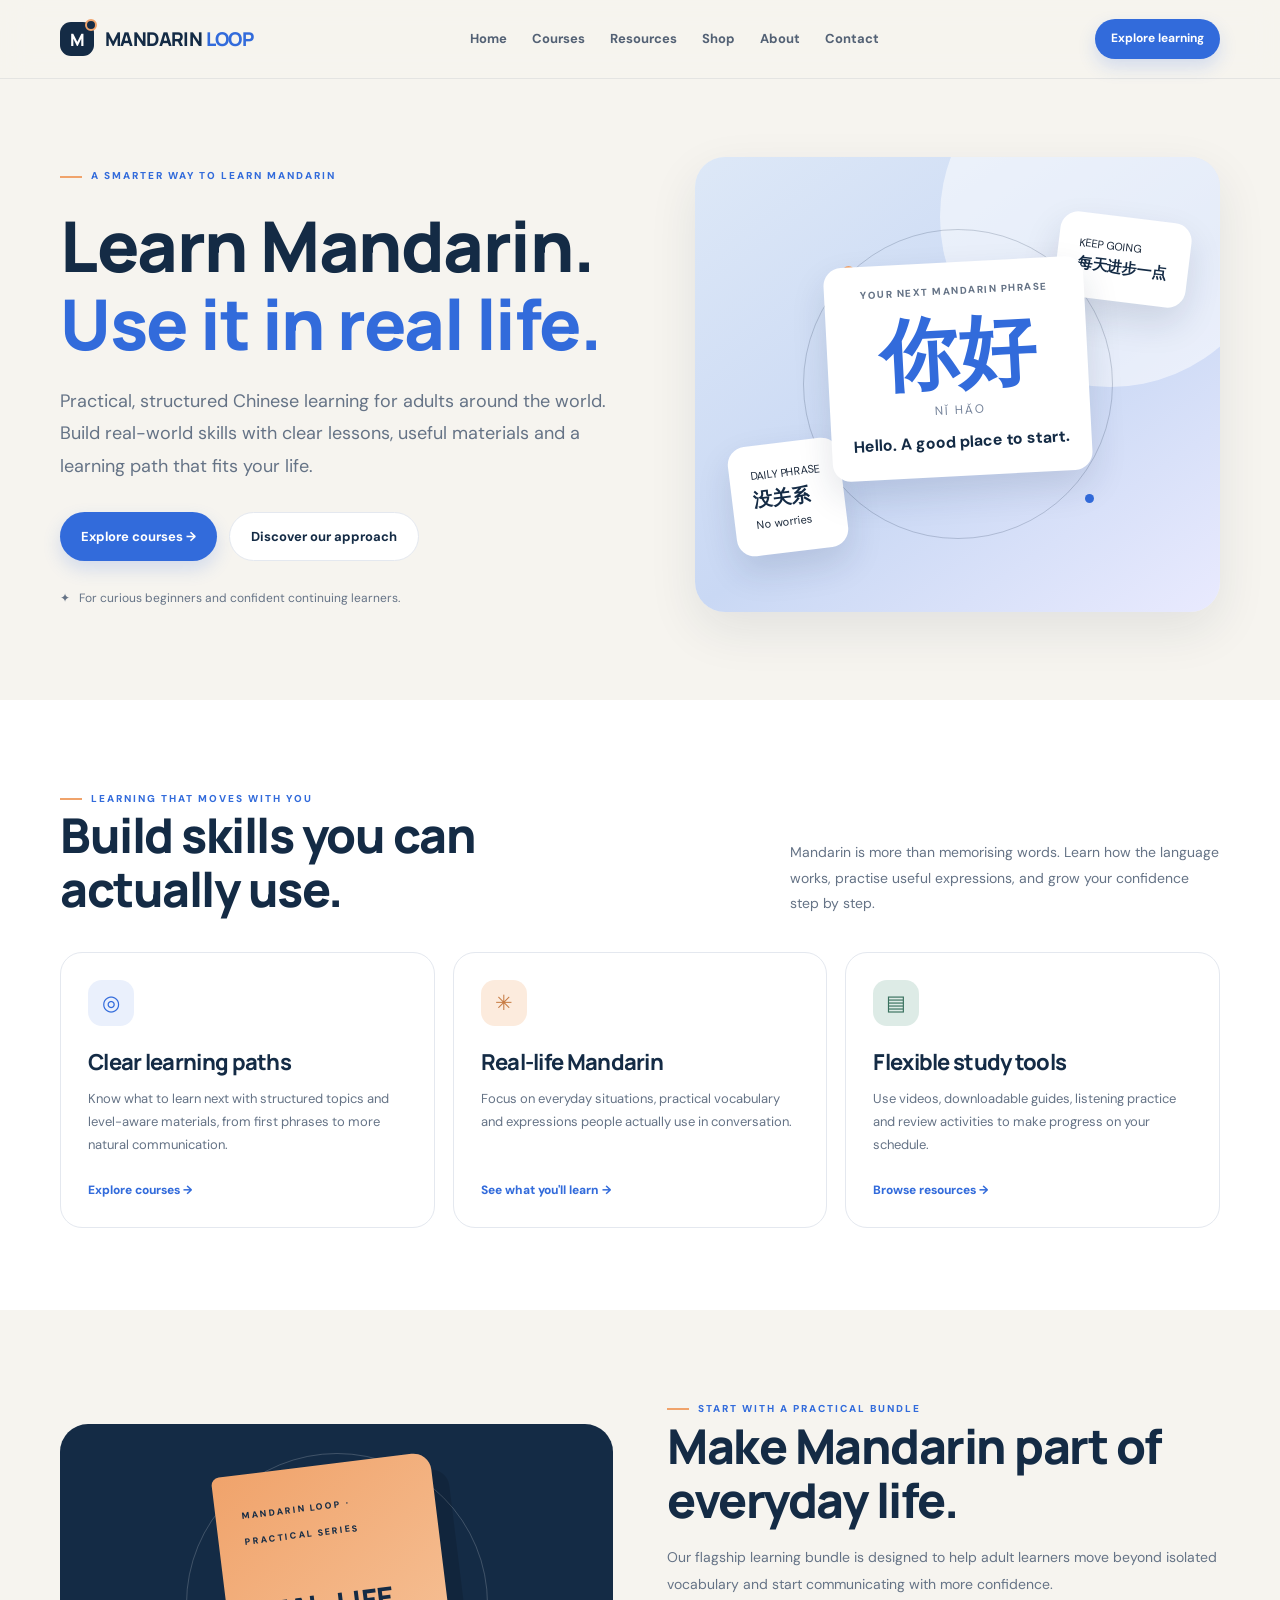
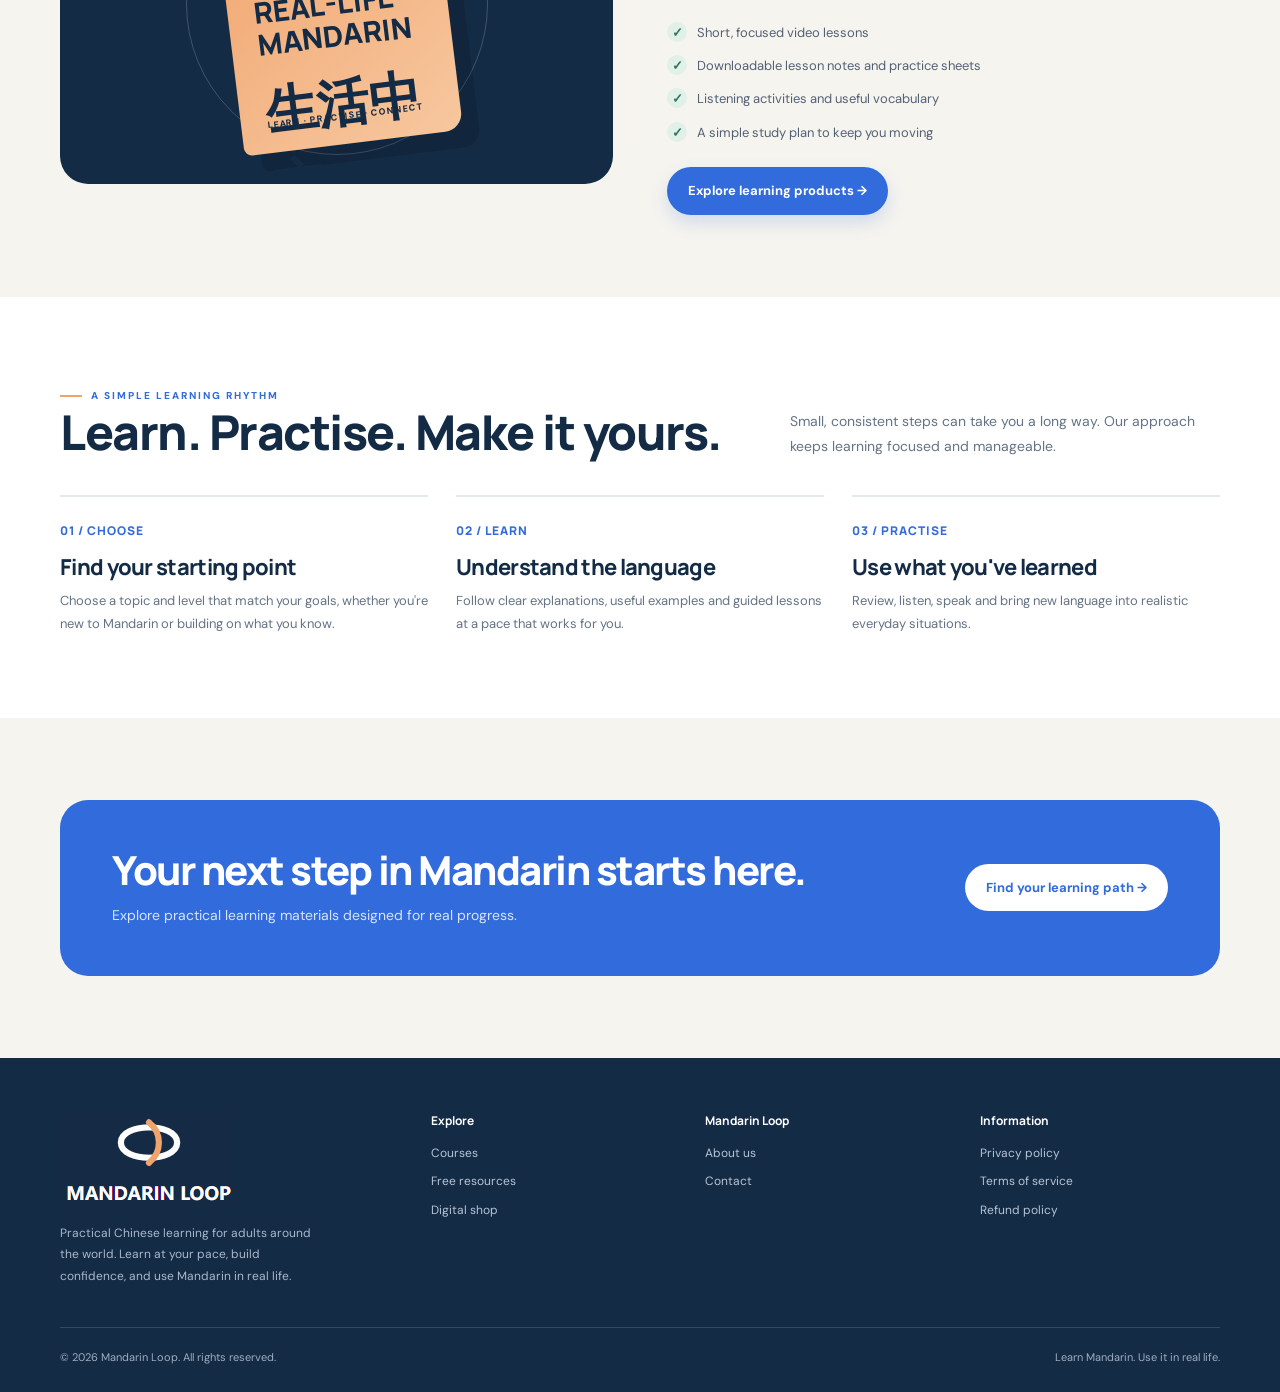
<file: index.html>
<!doctype html><html lang="en"><head><meta charset="utf-8"><meta name="viewport" content="width=device-width,initial-scale=1"><meta name="description" content="Practical Chinese learning for adults around the world. Explore Mandarin Loop courses, resources and self-paced learning products."><title>Index | Mandarin Loop</title><link rel="preconnect" href="https://fonts.googleapis.com"><link rel="preconnect" href="https://fonts.gstatic.com" crossorigin><link rel="stylesheet" href="assets/site.css"></head><body><header class="site-header"><div class="container nav-wrap"><a class="logo" href="index.html"><span class="logo-mark">M</span><span class="logo-word">MANDARIN <span>LOOP</span></span></a><button class="menu-toggle" aria-label="Open navigation" aria-expanded="false">☰</button><nav class="nav-links"><a href="index.html">Home</a><a href="courses.html">Courses</a><a href="resources.html">Resources</a><a href="shop.html">Shop</a><a href="about.html">About</a><a href="contact.html">Contact</a></nav><div class="nav-actions"><a class="btn small" href="courses.html">Explore learning</a></div></div></header><main><section class="container hero"><div><div class="eyebrow">A smarter way to learn Mandarin</div><h1>Learn Mandarin.<br><span class="accent">Use it in real life.</span></h1><p class="lead">Practical, structured Chinese learning for adults around the world. Build real-world skills with clear lessons, useful materials and a learning path that fits your life.</p><div class="hero-actions"><a class="btn" href="courses.html">Explore courses →</a><a class="btn secondary" href="about.html">Discover our approach</a></div><div class="micro-proof">✦ &nbsp; For curious beginners and confident continuing learners.</div></div><div class="hero-art"><div class="orbit"></div><div class="art-card art-small"><span>DAILY PHRASE</span><b>没关系</b><span>No worries</span></div><div class="art-card art-small2"><span>KEEP GOING</span><b>每天进步一点</b></div><div class="art-card art-main"><div style="text-align:center;font-size:10px;letter-spacing:1.5px;font-weight:800;color:#657386">YOUR NEXT MANDARIN PHRASE</div><div class="hanzi">你好</div><div class="pinyin">NǏ HǍO</div><div class="translation">Hello. A good place to start.</div></div></div></section>
<section class="section white"><div class="container"><div class="section-head"><div><div class="eyebrow">Learning that moves with you</div><h2>Build skills you can<br>actually use.</h2></div><p>Mandarin is more than memorising words. Learn how the language works, practise useful expressions, and grow your confidence step by step.</p></div><div class="cards"><article class="card"><div class="card-icon">◎</div><h3>Clear learning paths</h3><p>Know what to learn next with structured topics and level-aware materials, from first phrases to more natural communication.</p><a class="card-link" href="courses.html">Explore courses →</a></article><article class="card"><div class="card-icon">✳</div><h3>Real-life Mandarin</h3><p>Focus on everyday situations, practical vocabulary and expressions people actually use in conversation.</p><a class="card-link" href="courses.html">See what you'll learn →</a></article><article class="card"><div class="card-icon">▤</div><h3>Flexible study tools</h3><p>Use videos, downloadable guides, listening practice and review activities to make progress on your schedule.</p><a class="card-link" href="resources.html">Browse resources →</a></article></div></div></section>
<section class="section"><div class="container split"><div class="feature-art"><div class="book"><small>MANDARIN LOOP · PRACTICAL SERIES</small><strong>REAL-LIFE<br>MANDARIN</strong><em>生活中文</em><footer>LEARN · PRACTISE · CONNECT</footer></div></div><div class="copy"><div class="eyebrow">Start with a practical bundle</div><h2>Make Mandarin part of everyday life.</h2><p>Our flagship learning bundle is designed to help adult learners move beyond isolated vocabulary and start communicating with more confidence.</p><ul class="checks"><li>Short, focused video lessons</li><li>Downloadable lesson notes and practice sheets</li><li>Listening activities and useful vocabulary</li><li>A simple study plan to keep you moving</li></ul><a class="btn" href="shop.html">Explore learning products →</a></div></div></section>
<section class="section white"><div class="container"><div class="section-head"><div><div class="eyebrow">A simple learning rhythm</div><h2>Learn. Practise. Make it yours.</h2></div><p>Small, consistent steps can take you a long way. Our approach keeps learning focused and manageable.</p></div><div class="steps"><div class="step"><small>01 / CHOOSE</small><h3>Find your starting point</h3><p>Choose a topic and level that match your goals, whether you're new to Mandarin or building on what you know.</p></div><div class="step"><small>02 / LEARN</small><h3>Understand the language</h3><p>Follow clear explanations, useful examples and guided lessons at a pace that works for you.</p></div><div class="step"><small>03 / PRACTISE</small><h3>Use what you've learned</h3><p>Review, listen, speak and bring new language into realistic everyday situations.</p></div></div></div></section><section class="section"><div class="container"><div class="cta"><div><h2>Your next step in Mandarin starts here.</h2><p>Explore practical learning materials designed for real progress.</p></div><a class="btn" href="courses.html">Find your learning path →</a></div></div></section></main><footer class="site-footer"><div class="container"><div class="footer-grid"><div><a class="logo" style="color:white" href="index.html"><img class="brand-logo" src="assets/mandarin-loop-logo.png" alt="Mandarin Loop"></a><p class="footer-note">Practical Chinese learning for adults around the world. Learn at your pace, build confidence, and use Mandarin in real life.</p></div><div class="footer-col"><b>Explore</b><a href="courses.html">Courses</a><a href="resources.html">Free resources</a><a href="shop.html">Digital shop</a></div><div class="footer-col"><b>Mandarin Loop</b><a href="about.html">About us</a><a href="contact.html">Contact</a></div><div class="footer-col"><b>Information</b><a href="privacy.html">Privacy policy</a><a href="terms.html">Terms of service</a><a href="refunds.html">Refund policy</a></div></div><div class="footer-bottom"><span>© <span data-year>2026</span> Mandarin Loop. All rights reserved.</span><span>Learn Mandarin. Use it in real life.</span></div></div></footer><script src="assets/site.js"></script></body></html>
</file>
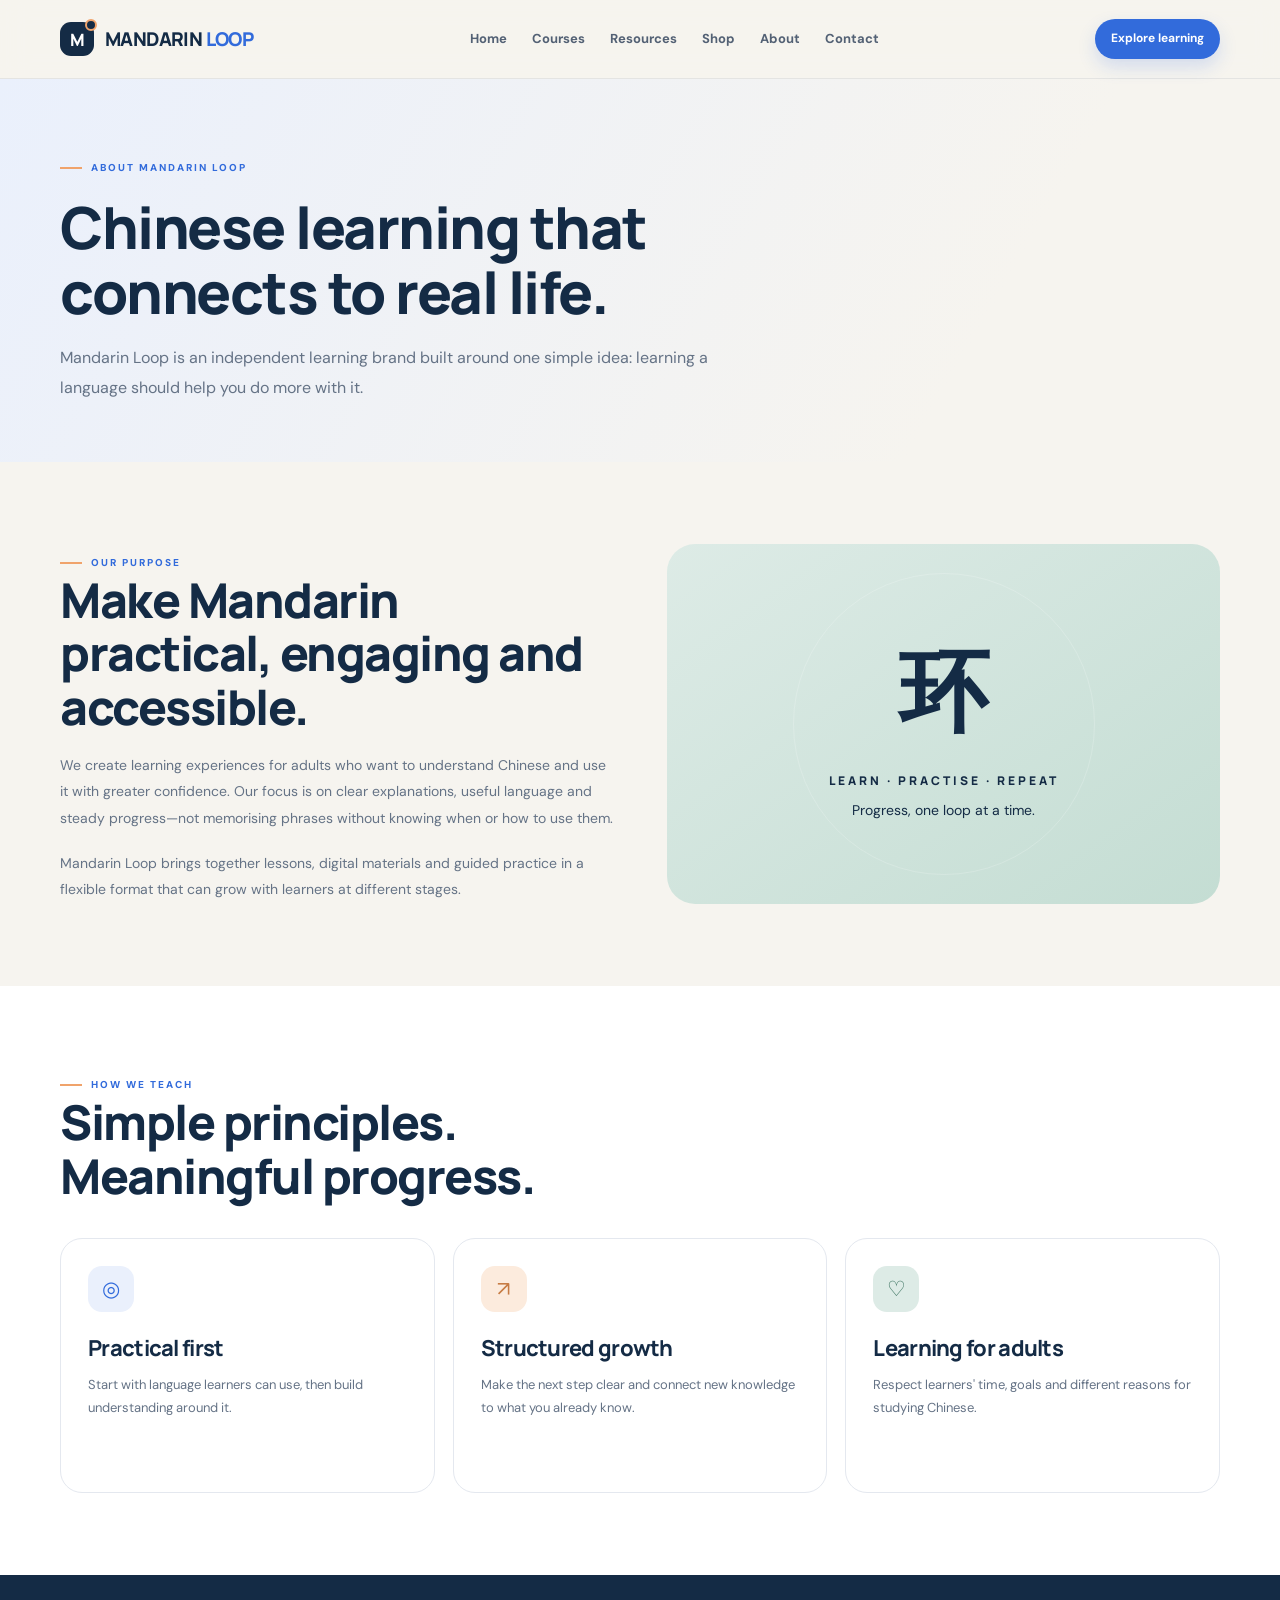
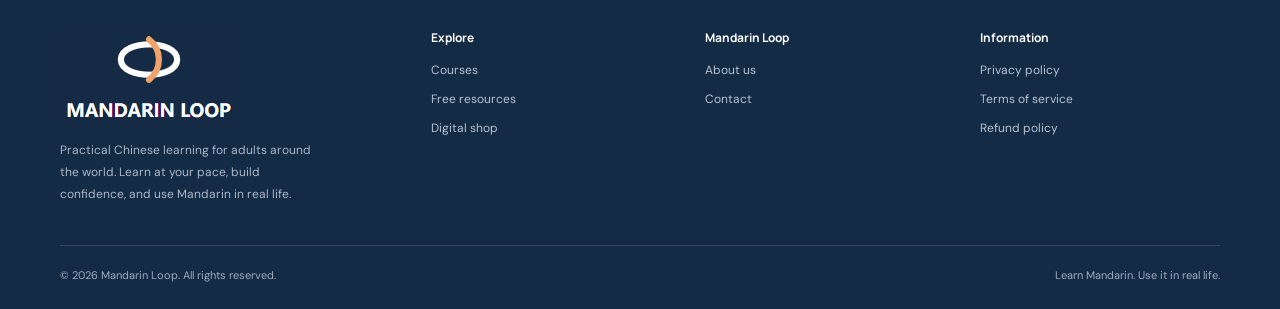
<file: about.html>
<!doctype html><html lang="en"><head><meta charset="utf-8"><meta name="viewport" content="width=device-width,initial-scale=1"><meta name="description" content="Practical Chinese learning for adults around the world. Explore Mandarin Loop courses, resources and self-paced learning products."><title>About | Mandarin Loop</title><link rel="preconnect" href="https://fonts.googleapis.com"><link rel="preconnect" href="https://fonts.gstatic.com" crossorigin><link rel="stylesheet" href="assets/site.css"></head><body><header class="site-header"><div class="container nav-wrap"><a class="logo" href="index.html"><span class="logo-mark">M</span><span class="logo-word">MANDARIN <span>LOOP</span></span></a><button class="menu-toggle" aria-label="Open navigation" aria-expanded="false">☰</button><nav class="nav-links"><a href="index.html">Home</a><a href="courses.html">Courses</a><a href="resources.html">Resources</a><a href="shop.html">Shop</a><a href="about.html">About</a><a href="contact.html">Contact</a></nav><div class="nav-actions"><a class="btn small" href="courses.html">Explore learning</a></div></div></header><main><section class="page-hero"><div class="container"><div class="eyebrow">About Mandarin Loop</div><h1>Chinese learning that<br>connects to real life.</h1><p>Mandarin Loop is an independent learning brand built around one simple idea: learning a language should help you do more with it.</p></div></section><section class="section"><div class="container split"><div class="copy"><div class="eyebrow">Our purpose</div><h2>Make Mandarin practical, engaging and accessible.</h2><p>We create learning experiences for adults who want to understand Chinese and use it with greater confidence. Our focus is on clear explanations, useful language and steady progress—not memorising phrases without knowing when or how to use them.</p><p>Mandarin Loop brings together lessons, digital materials and guided practice in a flexible format that can grow with learners at different stages.</p></div><div class="feature-art" style="background:linear-gradient(145deg,#ddebe6,#c4ddd3)"><div style="position:relative;z-index:2;text-align:center;color:#142b45"><div style="font:800 90px Manrope">环</div><div style="font:800 12px Manrope;letter-spacing:3px;margin-top:18px">LEARN · PRACTISE · REPEAT</div><div style="font-size:14px;margin-top:10px">Progress, one loop at a time.</div></div></div></div></section><section class="section white"><div class="container"><div class="section-head"><div><div class="eyebrow">How we teach</div><h2>Simple principles.<br>Meaningful progress.</h2></div></div><div class="cards"><article class="card"><div class="card-icon">◎</div><h3>Practical first</h3><p>Start with language learners can use, then build understanding around it.</p></article><article class="card"><div class="card-icon">↗</div><h3>Structured growth</h3><p>Make the next step clear and connect new knowledge to what you already know.</p></article><article class="card"><div class="card-icon">♡</div><h3>Learning for adults</h3><p>Respect learners' time, goals and different reasons for studying Chinese.</p></article></div></div></section></main><footer class="site-footer"><div class="container"><div class="footer-grid"><div><a class="logo" style="color:white" href="index.html"><img class="brand-logo" src="assets/mandarin-loop-logo.png" alt="Mandarin Loop"></a><p class="footer-note">Practical Chinese learning for adults around the world. Learn at your pace, build confidence, and use Mandarin in real life.</p></div><div class="footer-col"><b>Explore</b><a href="courses.html">Courses</a><a href="resources.html">Free resources</a><a href="shop.html">Digital shop</a></div><div class="footer-col"><b>Mandarin Loop</b><a href="about.html">About us</a><a href="contact.html">Contact</a></div><div class="footer-col"><b>Information</b><a href="privacy.html">Privacy policy</a><a href="terms.html">Terms of service</a><a href="refunds.html">Refund policy</a></div></div><div class="footer-bottom"><span>© <span data-year>2026</span> Mandarin Loop. All rights reserved.</span><span>Learn Mandarin. Use it in real life.</span></div></div></footer><script src="assets/site.js"></script></body></html>
</file>
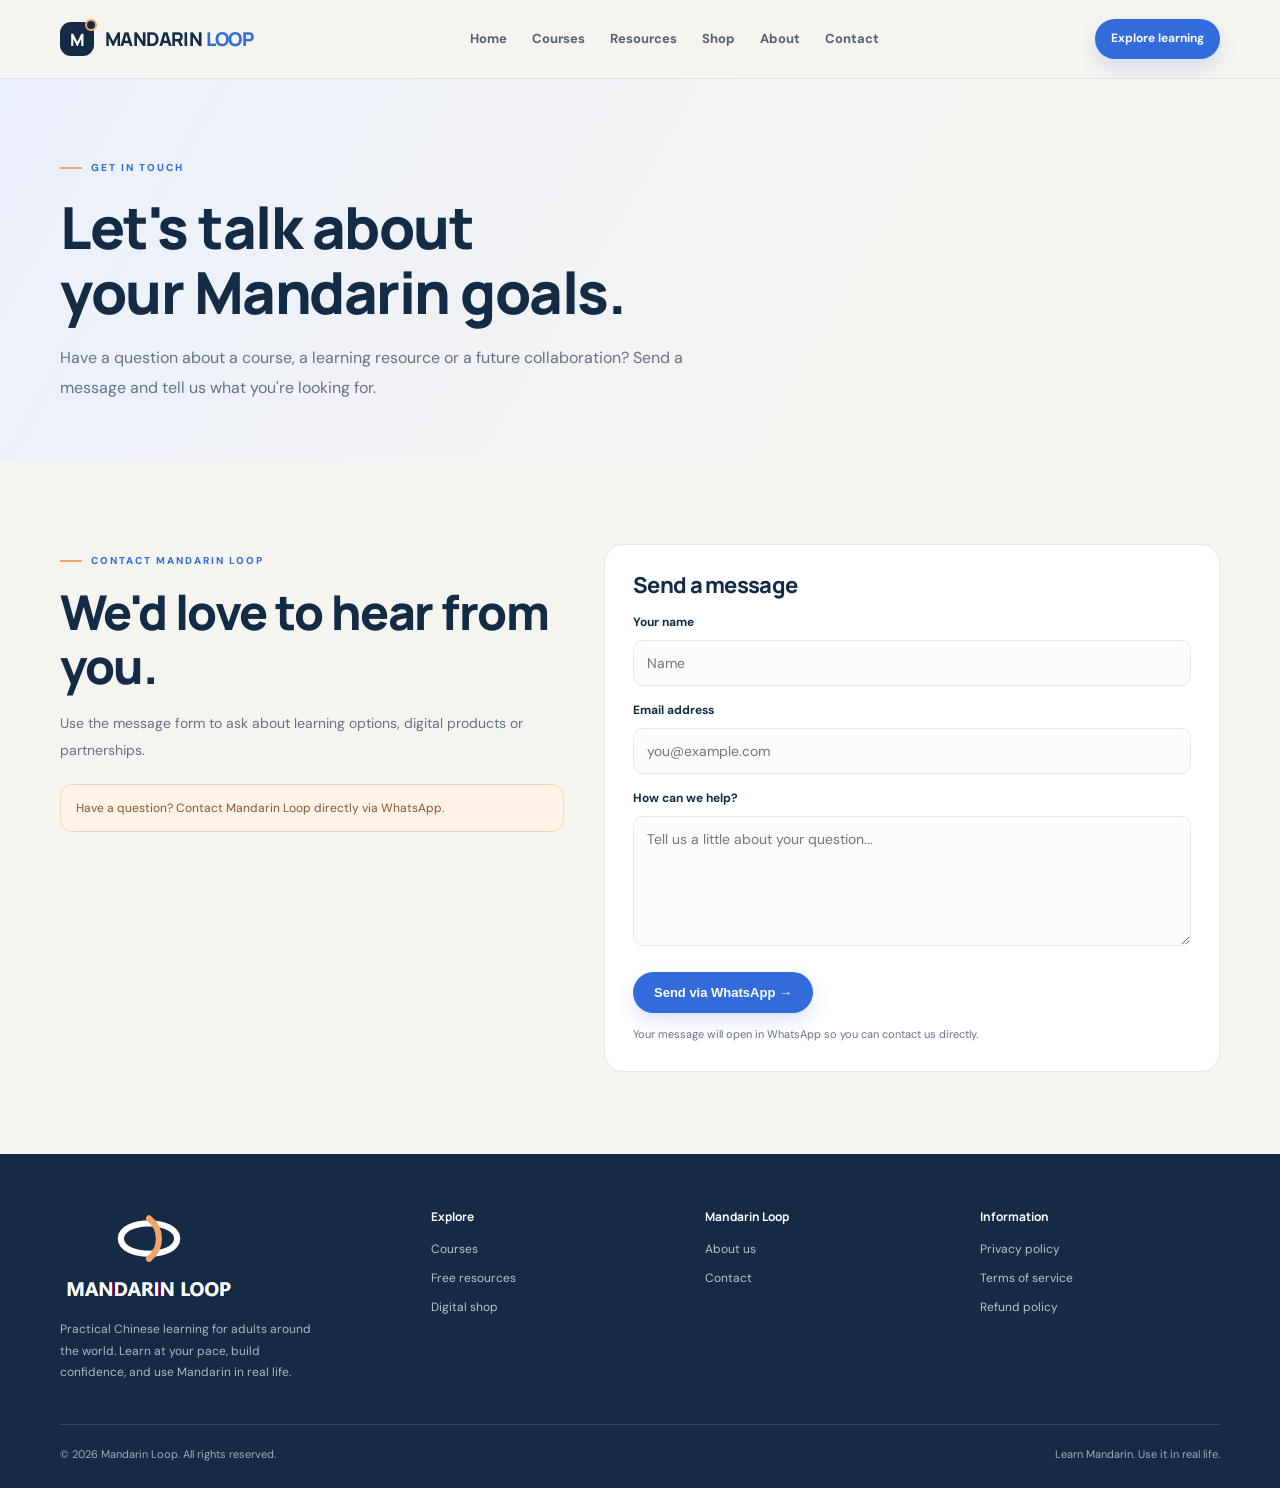
<file: contact.html>
<!doctype html><html lang="en"><head><meta charset="utf-8"><meta name="viewport" content="width=device-width,initial-scale=1"><meta name="description" content="Practical Chinese learning for adults around the world. Explore Mandarin Loop courses, resources and self-paced learning products."><title>Contact | Mandarin Loop</title><link rel="preconnect" href="https://fonts.googleapis.com"><link rel="preconnect" href="https://fonts.gstatic.com" crossorigin><link rel="stylesheet" href="assets/site.css"></head><body><header class="site-header"><div class="container nav-wrap"><a class="logo" href="index.html"><span class="logo-mark">M</span><span class="logo-word">MANDARIN <span>LOOP</span></span></a><button class="menu-toggle" aria-label="Open navigation" aria-expanded="false">☰</button><nav class="nav-links"><a href="index.html">Home</a><a href="courses.html">Courses</a><a href="resources.html">Resources</a><a href="shop.html">Shop</a><a href="about.html">About</a><a href="contact.html">Contact</a></nav><div class="nav-actions"><a class="btn small" href="courses.html">Explore learning</a></div></div></header><main><section class="page-hero"><div class="container"><div class="eyebrow">Get in touch</div><h1>Let's talk about<br>your Mandarin goals.</h1><p>Have a question about a course, a learning resource or a future collaboration? Send a message and tell us what you're looking for.</p></div></section><section class="section"><div class="container contact-grid"><div><div class="eyebrow">Contact Mandarin Loop</div><h2 style="margin-top:14px">We'd love to hear from you.</h2><p style="margin-top:18px;line-height:1.9;font-size:14px">Use the message form to ask about learning options, digital products or partnerships.</p><div class="notice">Have a question? Contact Mandarin Loop directly via WhatsApp.</div></div><form class="contact-card" data-contact-form data-phone="8613163736596"><h3>Send a message</h3><label>Your name</label><input name="name" required placeholder="Name"><label>Email address</label><input name="email" type="email" required placeholder="you@example.com"><label>How can we help?</label><textarea name="message" required placeholder="Tell us a little about your question..."></textarea><button class="btn" type="submit" style="border:0;margin-top:18px;cursor:pointer">Send via WhatsApp →</button><p style="font-size:11px;margin-top:12px">Your message will open in WhatsApp so you can contact us directly.</p></form></div></section></main><footer class="site-footer"><div class="container"><div class="footer-grid"><div><a class="logo" style="color:white" href="index.html"><img class="brand-logo" src="assets/mandarin-loop-logo.png" alt="Mandarin Loop"></a><p class="footer-note">Practical Chinese learning for adults around the world. Learn at your pace, build confidence, and use Mandarin in real life.</p></div><div class="footer-col"><b>Explore</b><a href="courses.html">Courses</a><a href="resources.html">Free resources</a><a href="shop.html">Digital shop</a></div><div class="footer-col"><b>Mandarin Loop</b><a href="about.html">About us</a><a href="contact.html">Contact</a></div><div class="footer-col"><b>Information</b><a href="privacy.html">Privacy policy</a><a href="terms.html">Terms of service</a><a href="refunds.html">Refund policy</a></div></div><div class="footer-bottom"><span>© <span data-year>2026</span> Mandarin Loop. All rights reserved.</span><span>Learn Mandarin. Use it in real life.</span></div></div></footer><script src="assets/site.js"></script></body></html>
</file>
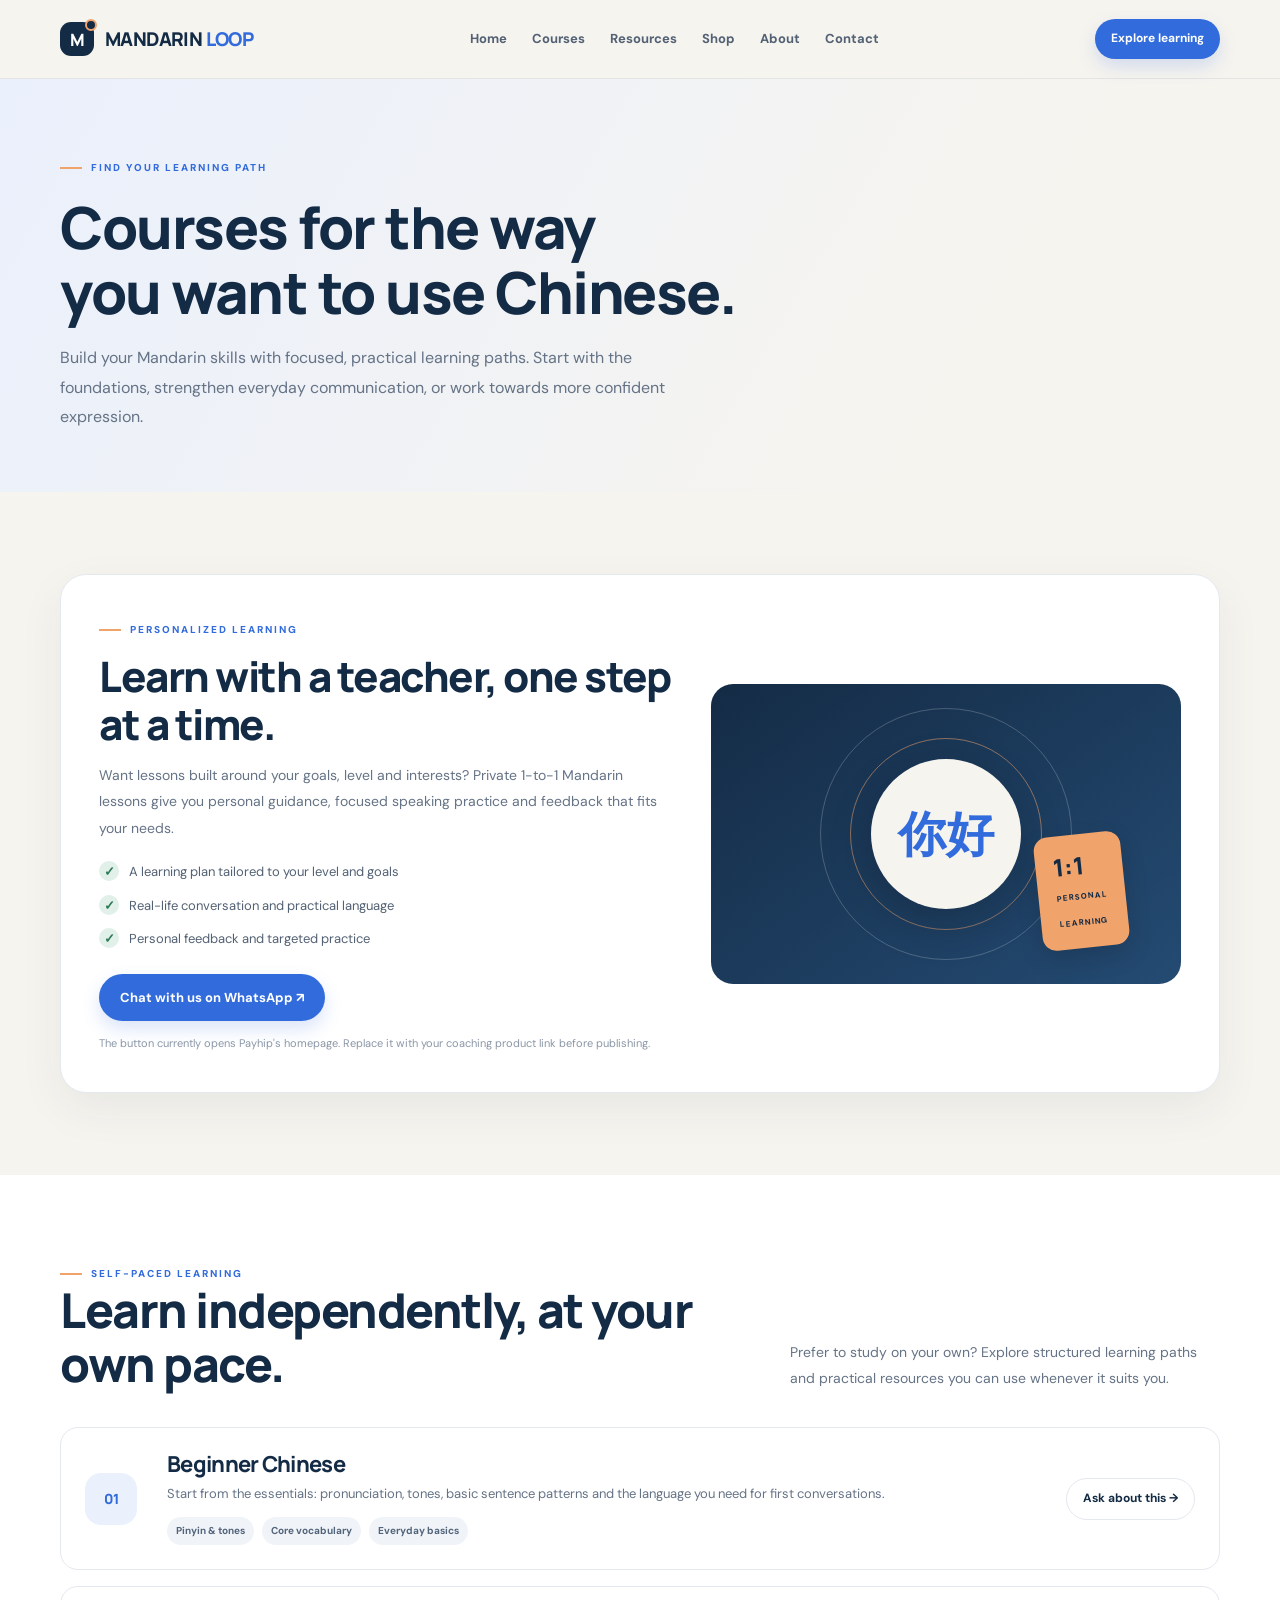
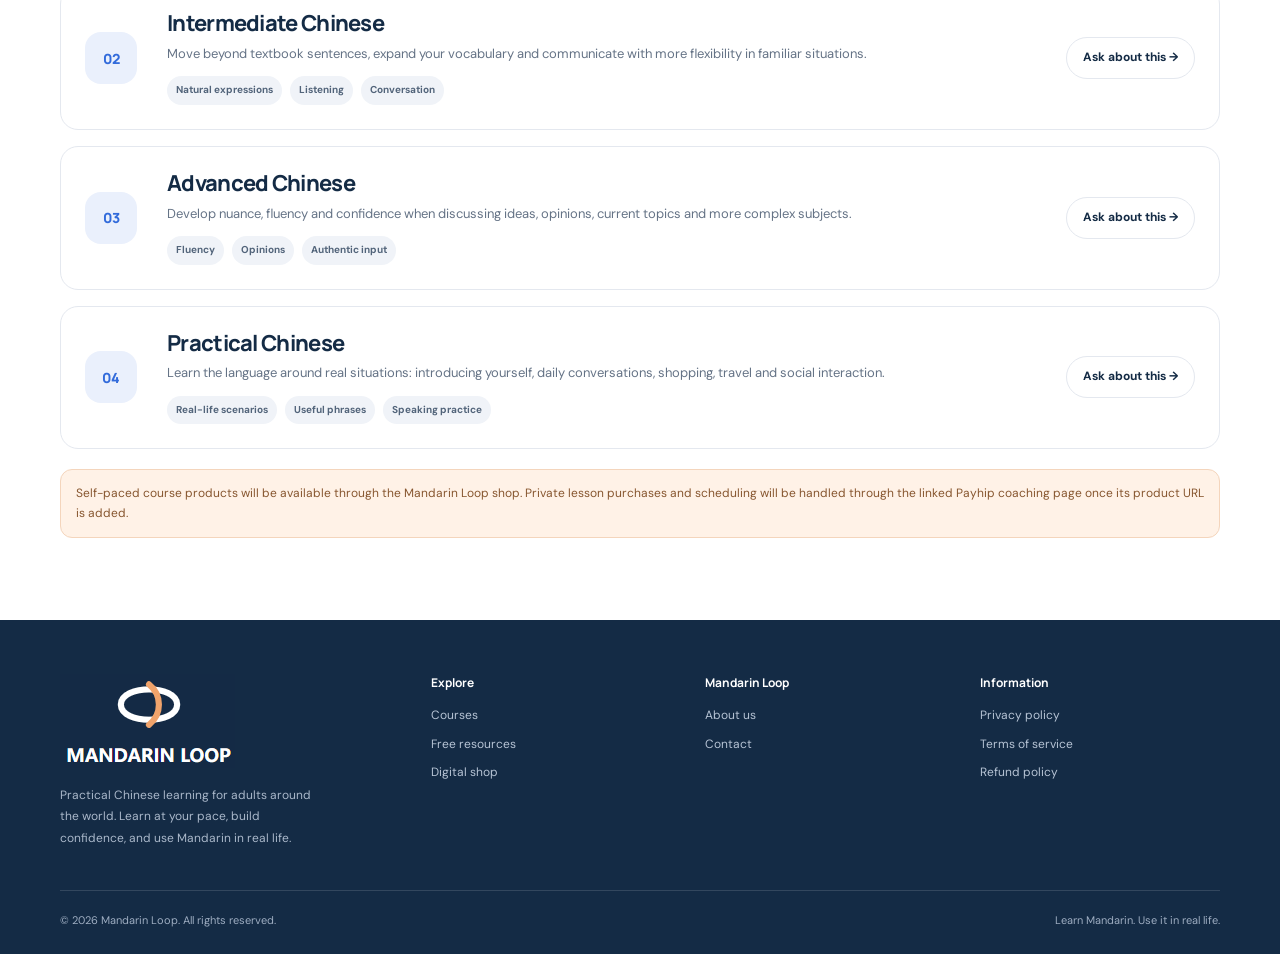
<file: courses.html>
<!doctype html><html lang="en"><head><meta charset="utf-8"><meta name="viewport" content="width=device-width,initial-scale=1"><meta name="description" content="Practical Chinese learning for adults around the world. Explore Mandarin Loop courses, resources and self-paced learning products."><title>Courses | Mandarin Loop</title><link rel="preconnect" href="https://fonts.googleapis.com"><link rel="preconnect" href="https://fonts.gstatic.com" crossorigin><link rel="stylesheet" href="assets/site.css"></head><body><header class="site-header"><div class="container nav-wrap"><a class="logo" href="index.html"><span class="logo-mark">M</span><span class="logo-word">MANDARIN <span>LOOP</span></span></a><button class="menu-toggle" aria-label="Open navigation" aria-expanded="false">☰</button><nav class="nav-links"><a href="index.html">Home</a><a href="courses.html">Courses</a><a href="resources.html">Resources</a><a href="shop.html">Shop</a><a href="about.html">About</a><a href="contact.html">Contact</a></nav><div class="nav-actions"><a class="btn small" href="courses.html">Explore learning</a></div></div></header><main><section class="page-hero"><div class="container"><div class="eyebrow">Find your learning path</div><h1>Courses for the way<br>you want to use Chinese.</h1><p>Build your Mandarin skills with focused, practical learning paths. Start with the foundations, strengthen everyday communication, or work towards more confident expression.</p></div></section><section class="section"><div class="container">
<div class="private-lesson-panel">
  <div class="private-lesson-copy">
    <div class="eyebrow">PERSONALIZED LEARNING</div>
    <h2>Learn with a teacher, one step at a time.</h2>
    <p>Want lessons built around your goals, level and interests? Private 1-to-1 Mandarin lessons give you personal guidance, focused speaking practice and feedback that fits your needs.</p>
    <ul class="checks"><li>A learning plan tailored to your level and goals</li><li>Real-life conversation and practical language</li><li>Personal feedback and targeted practice</li></ul>
    <a class="btn primary" href="https://wa.me/8613163736596" target="_blank" rel="noopener">Chat with us on WhatsApp ↗</a>
    <p class="small-note">The button currently opens Payhip's homepage. Replace it with your coaching product link before publishing.</p>
  </div>
  <div class="private-lesson-visual"><div class="lesson-orbit"><span>你好</span></div><div class="lesson-note"><b>1:1</b><small>PERSONAL<br>LEARNING</small></div></div>
</div>
</div></section>
<section class="section white"><div class="container"><div class="section-head"><div><div class="eyebrow">SELF-PACED LEARNING</div><h2>Learn independently, at your own pace.</h2></div><p>Prefer to study on your own? Explore structured learning paths and practical resources you can use whenever it suits you.</p></div><div class="course-list"><article class="course-row"><div class="num">01</div><div><h3>Beginner Chinese</h3><p>Start from the essentials: pronunciation, tones, basic sentence patterns and the language you need for first conversations.</p><div class="tags"><span class="tag">Pinyin & tones</span><span class="tag">Core vocabulary</span><span class="tag">Everyday basics</span></div></div><a class="btn secondary small" href="contact.html">Ask about this →</a></article><article class="course-row"><div class="num">02</div><div><h3>Intermediate Chinese</h3><p>Move beyond textbook sentences, expand your vocabulary and communicate with more flexibility in familiar situations.</p><div class="tags"><span class="tag">Natural expressions</span><span class="tag">Listening</span><span class="tag">Conversation</span></div></div><a class="btn secondary small" href="contact.html">Ask about this →</a></article><article class="course-row"><div class="num">03</div><div><h3>Advanced Chinese</h3><p>Develop nuance, fluency and confidence when discussing ideas, opinions, current topics and more complex subjects.</p><div class="tags"><span class="tag">Fluency</span><span class="tag">Opinions</span><span class="tag">Authentic input</span></div></div><a class="btn secondary small" href="contact.html">Ask about this →</a></article><article class="course-row"><div class="num">04</div><div><h3>Practical Chinese</h3><p>Learn the language around real situations: introducing yourself, daily conversations, shopping, travel and social interaction.</p><div class="tags"><span class="tag">Real-life scenarios</span><span class="tag">Useful phrases</span><span class="tag">Speaking practice</span></div></div><a class="btn secondary small" href="contact.html">Ask about this →</a></article></div><div class="notice">Self-paced course products will be available through the Mandarin Loop shop. Private lesson purchases and scheduling will be handled through the linked Payhip coaching page once its product URL is added.</div></div></section></main><footer class="site-footer"><div class="container"><div class="footer-grid"><div><a class="logo" style="color:white" href="index.html"><img class="brand-logo" src="assets/mandarin-loop-logo.png" alt="Mandarin Loop"></a><p class="footer-note">Practical Chinese learning for adults around the world. Learn at your pace, build confidence, and use Mandarin in real life.</p></div><div class="footer-col"><b>Explore</b><a href="courses.html">Courses</a><a href="resources.html">Free resources</a><a href="shop.html">Digital shop</a></div><div class="footer-col"><b>Mandarin Loop</b><a href="about.html">About us</a><a href="contact.html">Contact</a></div><div class="footer-col"><b>Information</b><a href="privacy.html">Privacy policy</a><a href="terms.html">Terms of service</a><a href="refunds.html">Refund policy</a></div></div><div class="footer-bottom"><span>© <span data-year>2026</span> Mandarin Loop. All rights reserved.</span><span>Learn Mandarin. Use it in real life.</span></div></div></footer><script src="assets/site.js"></script></body></html>
</file>
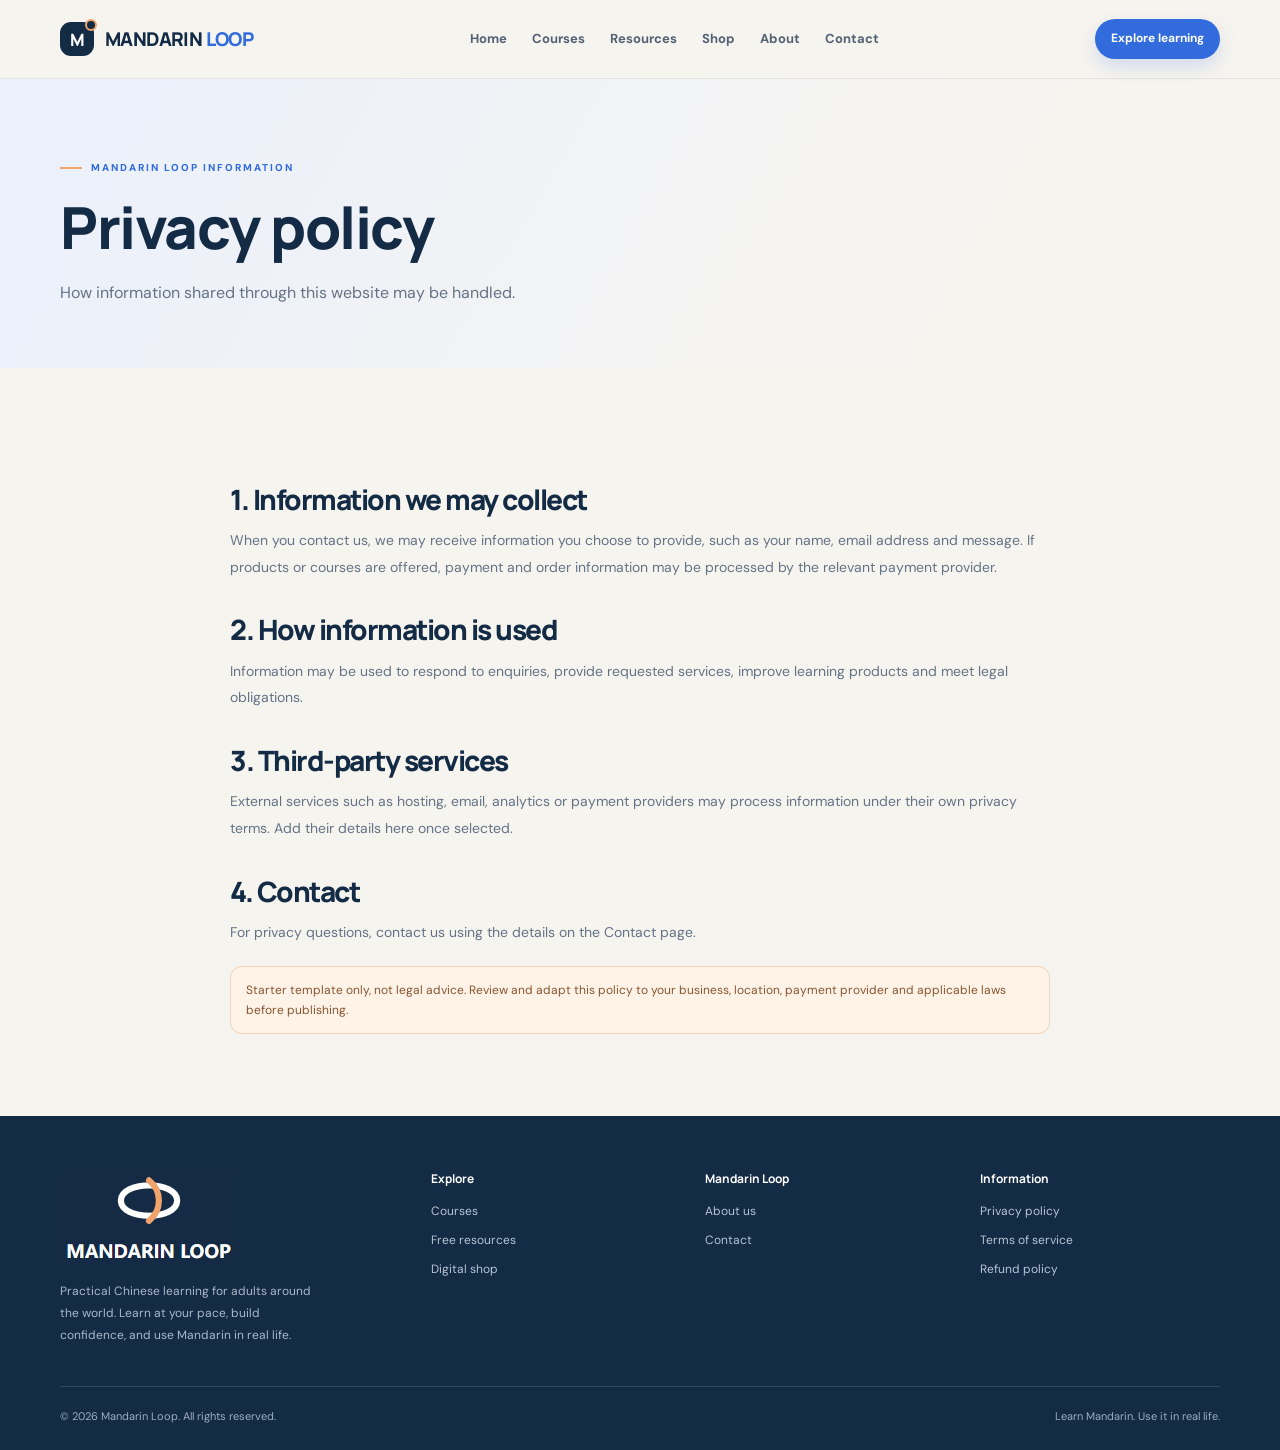
<file: privacy.html>
<!doctype html><html lang="en"><head><meta charset="utf-8"><meta name="viewport" content="width=device-width,initial-scale=1"><meta name="description" content="Practical Chinese learning for adults around the world. Explore Mandarin Loop courses, resources and self-paced learning products."><title>Privacy policy | Mandarin Loop</title><link rel="preconnect" href="https://fonts.googleapis.com"><link rel="preconnect" href="https://fonts.gstatic.com" crossorigin><link rel="stylesheet" href="assets/site.css"></head><body><header class="site-header"><div class="container nav-wrap"><a class="logo" href="index.html"><span class="logo-mark">M</span><span class="logo-word">MANDARIN <span>LOOP</span></span></a><button class="menu-toggle" aria-label="Open navigation" aria-expanded="false">☰</button><nav class="nav-links"><a href="index.html">Home</a><a href="courses.html">Courses</a><a href="resources.html">Resources</a><a href="shop.html">Shop</a><a href="about.html">About</a><a href="contact.html">Contact</a></nav><div class="nav-actions"><a class="btn small" href="courses.html">Explore learning</a></div></div></header><main><section class="page-hero"><div class="container"><div class="eyebrow">Mandarin Loop information</div><h1>Privacy policy</h1><p>How information shared through this website may be handled.</p></div></section><section class="section"><div class="container narrow"><h2>1. Information we may collect</h2><p>When you contact us, we may receive information you choose to provide, such as your name, email address and message. If products or courses are offered, payment and order information may be processed by the relevant payment provider.</p><h2>2. How information is used</h2><p>Information may be used to respond to enquiries, provide requested services, improve learning products and meet legal obligations.</p><h2>3. Third-party services</h2><p>External services such as hosting, email, analytics or payment providers may process information under their own privacy terms. Add their details here once selected.</p><h2>4. Contact</h2><p>For privacy questions, contact us using the details on the Contact page.</p><div class="notice">Starter template only, not legal advice. Review and adapt this policy to your business, location, payment provider and applicable laws before publishing.</div></div></section></main><footer class="site-footer"><div class="container"><div class="footer-grid"><div><a class="logo" style="color:white" href="index.html"><img class="brand-logo" src="assets/mandarin-loop-logo.png" alt="Mandarin Loop"></a><p class="footer-note">Practical Chinese learning for adults around the world. Learn at your pace, build confidence, and use Mandarin in real life.</p></div><div class="footer-col"><b>Explore</b><a href="courses.html">Courses</a><a href="resources.html">Free resources</a><a href="shop.html">Digital shop</a></div><div class="footer-col"><b>Mandarin Loop</b><a href="about.html">About us</a><a href="contact.html">Contact</a></div><div class="footer-col"><b>Information</b><a href="privacy.html">Privacy policy</a><a href="terms.html">Terms of service</a><a href="refunds.html">Refund policy</a></div></div><div class="footer-bottom"><span>© <span data-year>2026</span> Mandarin Loop. All rights reserved.</span><span>Learn Mandarin. Use it in real life.</span></div></div></footer><script src="assets/site.js"></script></body></html>
</file>
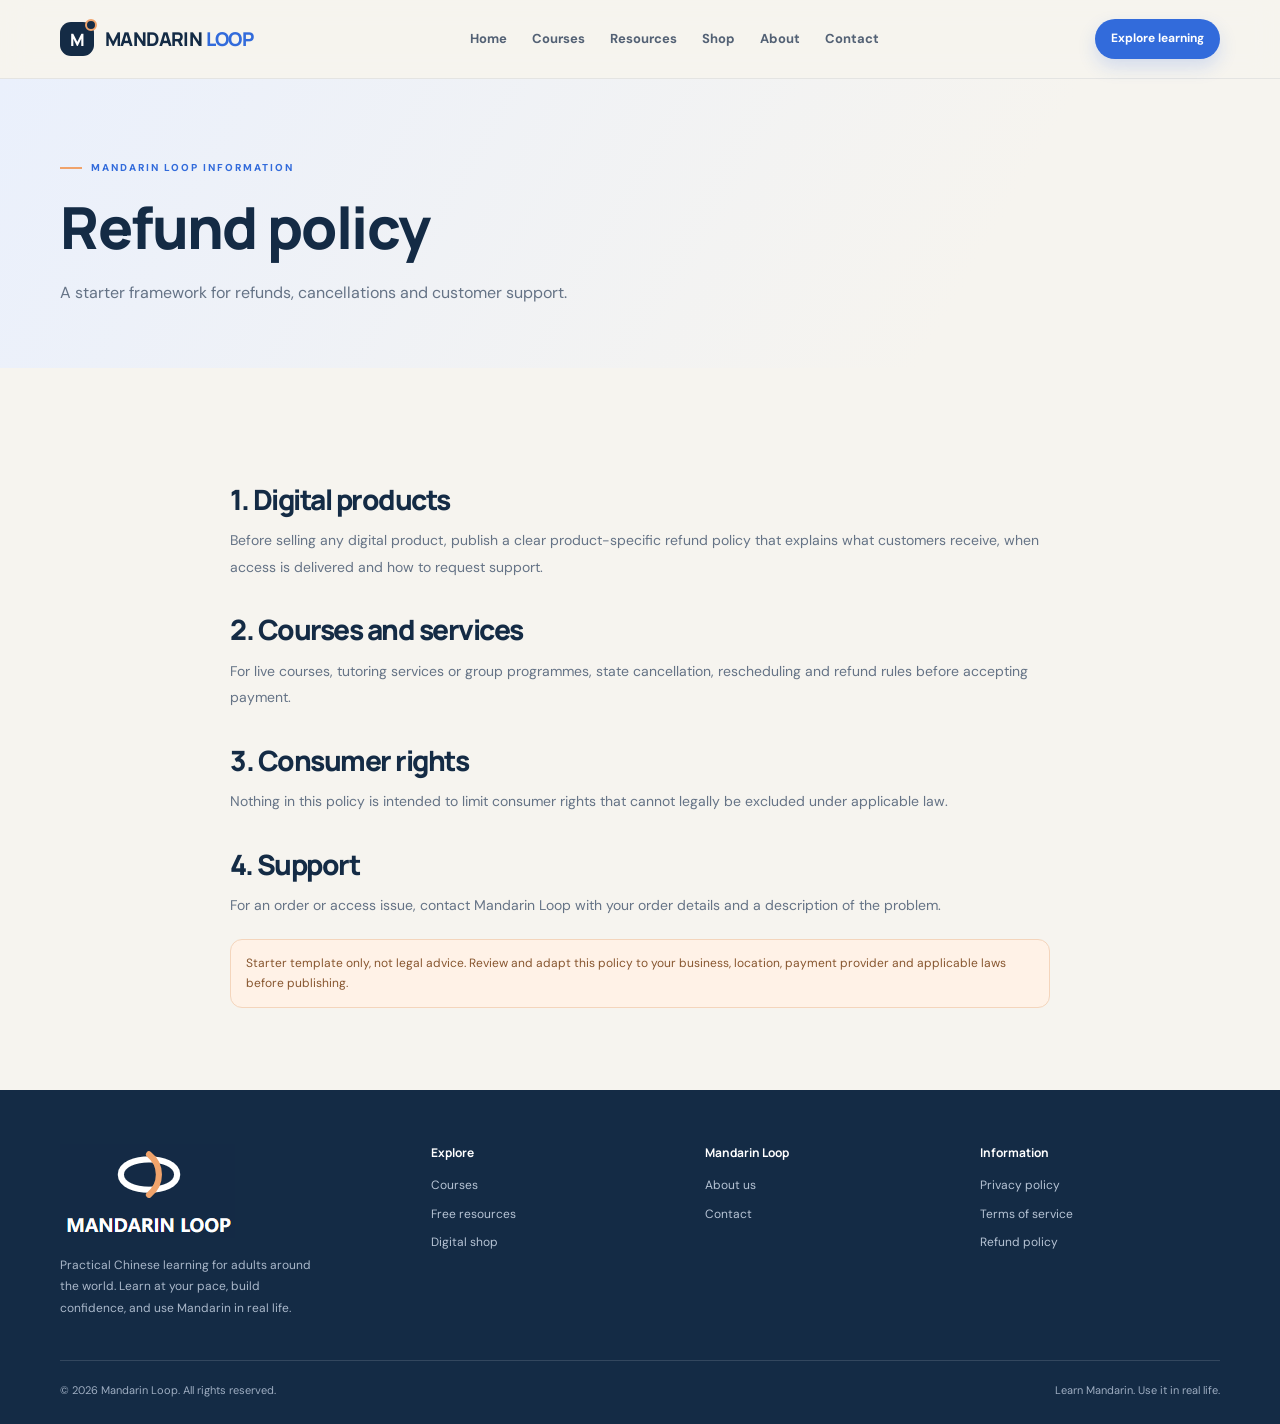
<file: refunds.html>
<!doctype html><html lang="en"><head><meta charset="utf-8"><meta name="viewport" content="width=device-width,initial-scale=1"><meta name="description" content="Practical Chinese learning for adults around the world. Explore Mandarin Loop courses, resources and self-paced learning products."><title>Refund policy | Mandarin Loop</title><link rel="preconnect" href="https://fonts.googleapis.com"><link rel="preconnect" href="https://fonts.gstatic.com" crossorigin><link rel="stylesheet" href="assets/site.css"></head><body><header class="site-header"><div class="container nav-wrap"><a class="logo" href="index.html"><span class="logo-mark">M</span><span class="logo-word">MANDARIN <span>LOOP</span></span></a><button class="menu-toggle" aria-label="Open navigation" aria-expanded="false">☰</button><nav class="nav-links"><a href="index.html">Home</a><a href="courses.html">Courses</a><a href="resources.html">Resources</a><a href="shop.html">Shop</a><a href="about.html">About</a><a href="contact.html">Contact</a></nav><div class="nav-actions"><a class="btn small" href="courses.html">Explore learning</a></div></div></header><main><section class="page-hero"><div class="container"><div class="eyebrow">Mandarin Loop information</div><h1>Refund policy</h1><p>A starter framework for refunds, cancellations and customer support.</p></div></section><section class="section"><div class="container narrow"><h2>1. Digital products</h2><p>Before selling any digital product, publish a clear product-specific refund policy that explains what customers receive, when access is delivered and how to request support.</p><h2>2. Courses and services</h2><p>For live courses, tutoring services or group programmes, state cancellation, rescheduling and refund rules before accepting payment.</p><h2>3. Consumer rights</h2><p>Nothing in this policy is intended to limit consumer rights that cannot legally be excluded under applicable law.</p><h2>4. Support</h2><p>For an order or access issue, contact Mandarin Loop with your order details and a description of the problem.</p><div class="notice">Starter template only, not legal advice. Review and adapt this policy to your business, location, payment provider and applicable laws before publishing.</div></div></section></main><footer class="site-footer"><div class="container"><div class="footer-grid"><div><a class="logo" style="color:white" href="index.html"><img class="brand-logo" src="assets/mandarin-loop-logo.png" alt="Mandarin Loop"></a><p class="footer-note">Practical Chinese learning for adults around the world. Learn at your pace, build confidence, and use Mandarin in real life.</p></div><div class="footer-col"><b>Explore</b><a href="courses.html">Courses</a><a href="resources.html">Free resources</a><a href="shop.html">Digital shop</a></div><div class="footer-col"><b>Mandarin Loop</b><a href="about.html">About us</a><a href="contact.html">Contact</a></div><div class="footer-col"><b>Information</b><a href="privacy.html">Privacy policy</a><a href="terms.html">Terms of service</a><a href="refunds.html">Refund policy</a></div></div><div class="footer-bottom"><span>© <span data-year>2026</span> Mandarin Loop. All rights reserved.</span><span>Learn Mandarin. Use it in real life.</span></div></div></footer><script src="assets/site.js"></script></body></html>
</file>
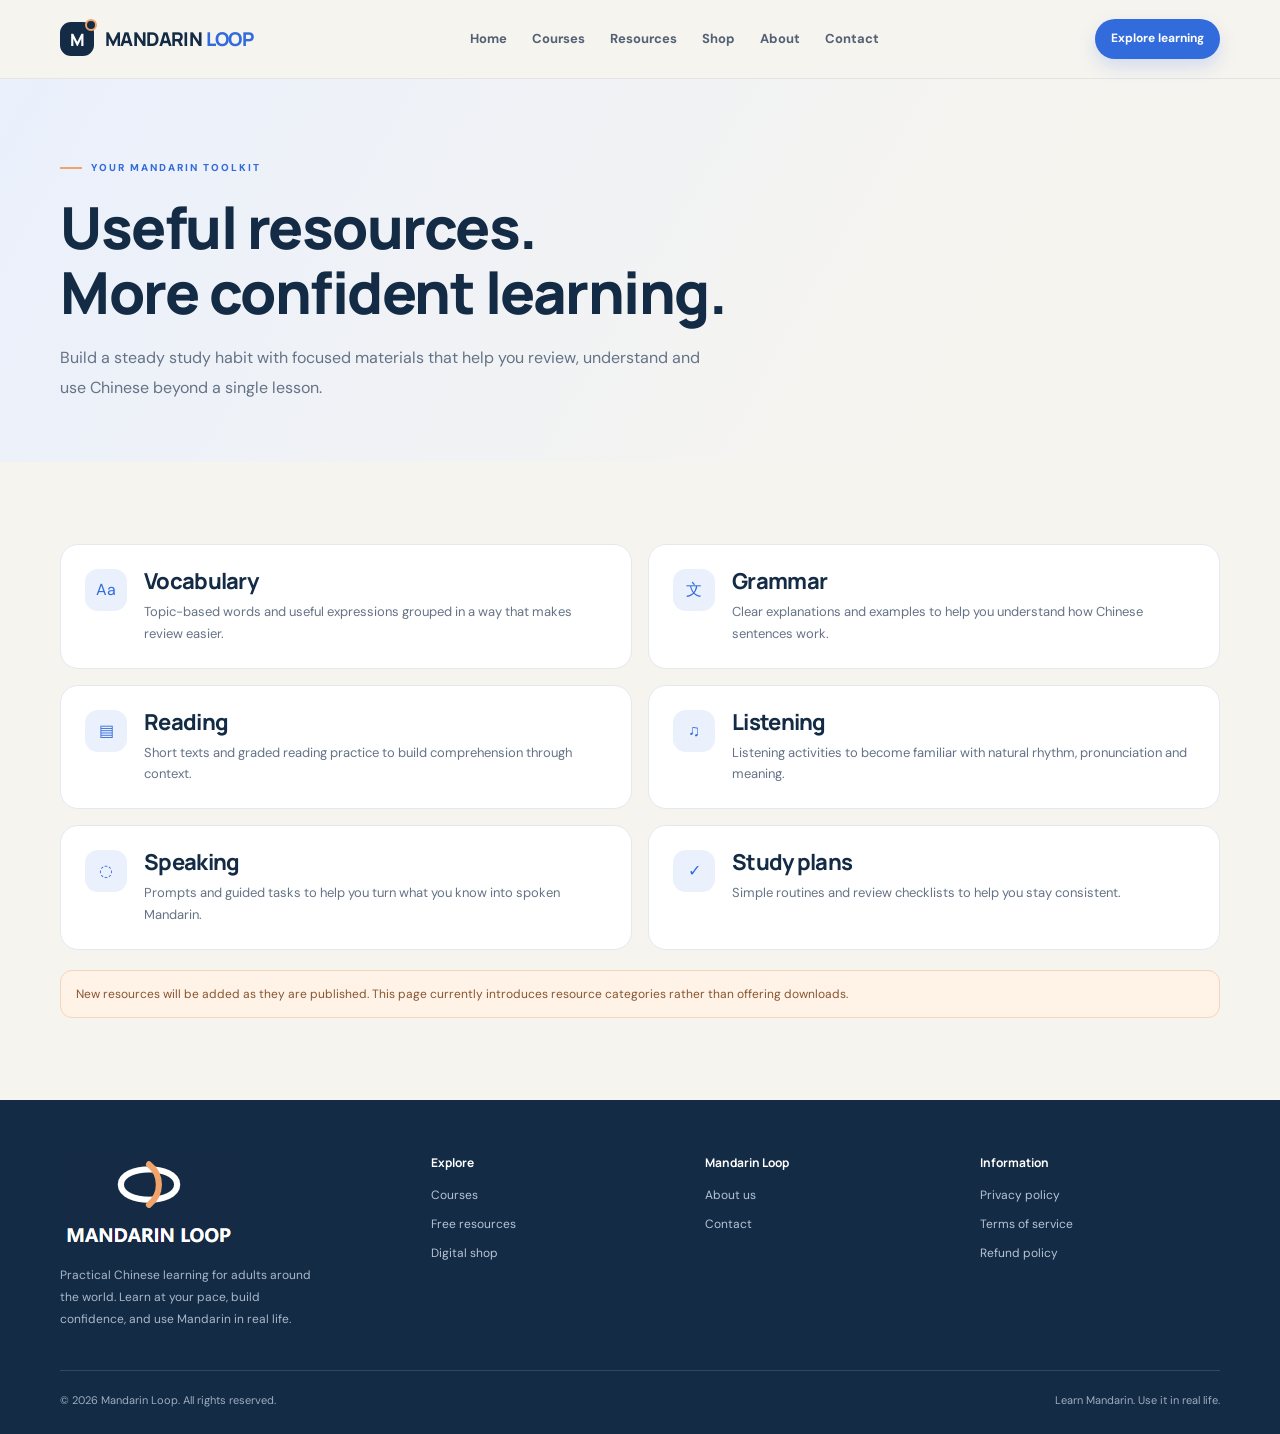
<file: resources.html>
<!doctype html><html lang="en"><head><meta charset="utf-8"><meta name="viewport" content="width=device-width,initial-scale=1"><meta name="description" content="Practical Chinese learning for adults around the world. Explore Mandarin Loop courses, resources and self-paced learning products."><title>Resources | Mandarin Loop</title><link rel="preconnect" href="https://fonts.googleapis.com"><link rel="preconnect" href="https://fonts.gstatic.com" crossorigin><link rel="stylesheet" href="assets/site.css"></head><body><header class="site-header"><div class="container nav-wrap"><a class="logo" href="index.html"><span class="logo-mark">M</span><span class="logo-word">MANDARIN <span>LOOP</span></span></a><button class="menu-toggle" aria-label="Open navigation" aria-expanded="false">☰</button><nav class="nav-links"><a href="index.html">Home</a><a href="courses.html">Courses</a><a href="resources.html">Resources</a><a href="shop.html">Shop</a><a href="about.html">About</a><a href="contact.html">Contact</a></nav><div class="nav-actions"><a class="btn small" href="courses.html">Explore learning</a></div></div></header><main><section class="page-hero"><div class="container"><div class="eyebrow">Your Mandarin toolkit</div><h1>Useful resources.<br>More confident learning.</h1><p>Build a steady study habit with focused materials that help you review, understand and use Chinese beyond a single lesson.</p></div></section><section class="section"><div class="container"><div class="resources"><article class="resource"><div class="resource-icon">Aa</div><div><h3>Vocabulary</h3><p>Topic-based words and useful expressions grouped in a way that makes review easier.</p></div></article><article class="resource"><div class="resource-icon">文</div><div><h3>Grammar</h3><p>Clear explanations and examples to help you understand how Chinese sentences work.</p></div></article><article class="resource"><div class="resource-icon">▤</div><div><h3>Reading</h3><p>Short texts and graded reading practice to build comprehension through context.</p></div></article><article class="resource"><div class="resource-icon">♫</div><div><h3>Listening</h3><p>Listening activities to become familiar with natural rhythm, pronunciation and meaning.</p></div></article><article class="resource"><div class="resource-icon">◌</div><div><h3>Speaking</h3><p>Prompts and guided tasks to help you turn what you know into spoken Mandarin.</p></div></article><article class="resource"><div class="resource-icon">✓</div><div><h3>Study plans</h3><p>Simple routines and review checklists to help you stay consistent.</p></div></article></div><div class="notice">New resources will be added as they are published. This page currently introduces resource categories rather than offering downloads.</div></div></section></main><footer class="site-footer"><div class="container"><div class="footer-grid"><div><a class="logo" style="color:white" href="index.html"><img class="brand-logo" src="assets/mandarin-loop-logo.png" alt="Mandarin Loop"></a><p class="footer-note">Practical Chinese learning for adults around the world. Learn at your pace, build confidence, and use Mandarin in real life.</p></div><div class="footer-col"><b>Explore</b><a href="courses.html">Courses</a><a href="resources.html">Free resources</a><a href="shop.html">Digital shop</a></div><div class="footer-col"><b>Mandarin Loop</b><a href="about.html">About us</a><a href="contact.html">Contact</a></div><div class="footer-col"><b>Information</b><a href="privacy.html">Privacy policy</a><a href="terms.html">Terms of service</a><a href="refunds.html">Refund policy</a></div></div><div class="footer-bottom"><span>© <span data-year>2026</span> Mandarin Loop. All rights reserved.</span><span>Learn Mandarin. Use it in real life.</span></div></div></footer><script src="assets/site.js"></script></body></html>
</file>
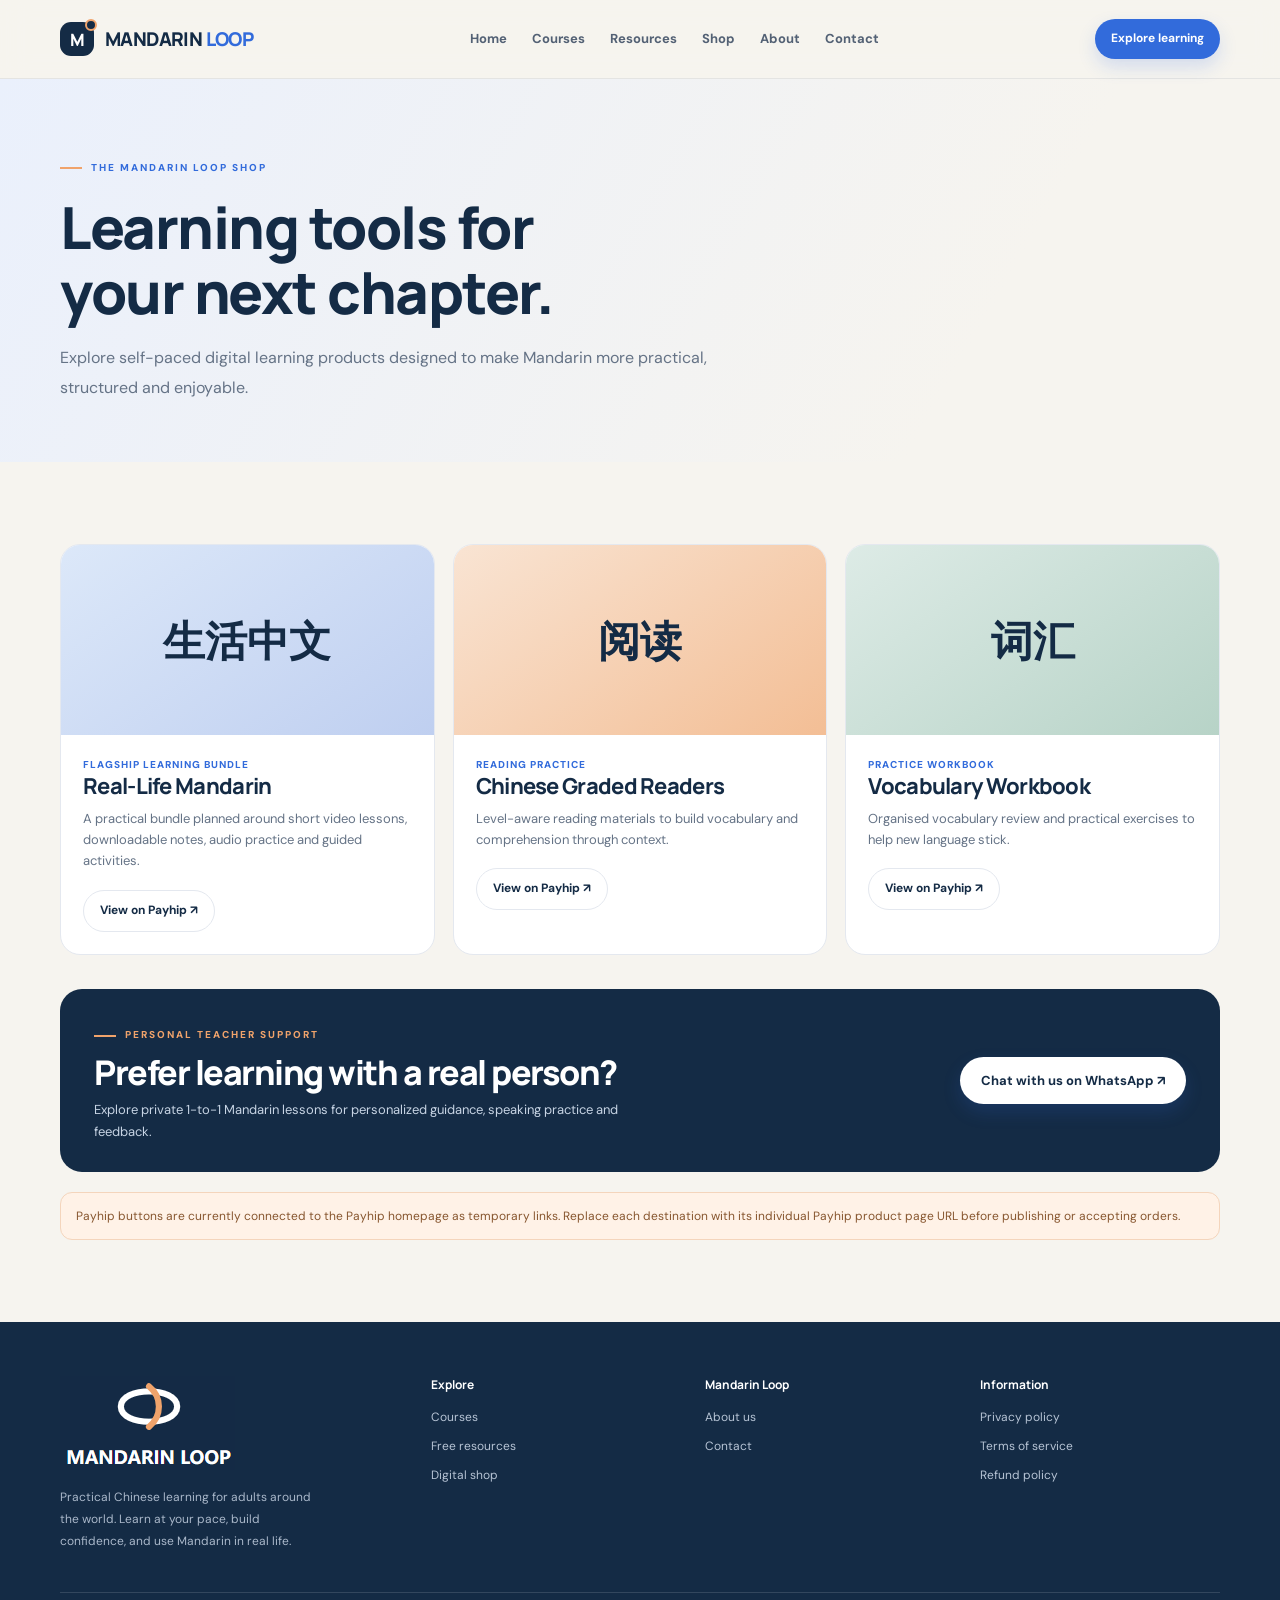
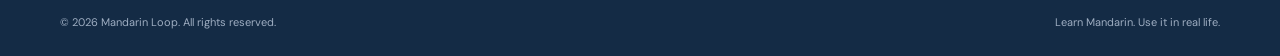
<file: shop.html>
<!doctype html><html lang="en"><head><meta charset="utf-8"><meta name="viewport" content="width=device-width,initial-scale=1"><meta name="description" content="Practical Chinese learning for adults around the world. Explore Mandarin Loop courses, resources and self-paced learning products."><title>Shop | Mandarin Loop</title><link rel="preconnect" href="https://fonts.googleapis.com"><link rel="preconnect" href="https://fonts.gstatic.com" crossorigin><link rel="stylesheet" href="assets/site.css"></head><body><header class="site-header"><div class="container nav-wrap"><a class="logo" href="index.html"><span class="logo-mark">M</span><span class="logo-word">MANDARIN <span>LOOP</span></span></a><button class="menu-toggle" aria-label="Open navigation" aria-expanded="false">☰</button><nav class="nav-links"><a href="index.html">Home</a><a href="courses.html">Courses</a><a href="resources.html">Resources</a><a href="shop.html">Shop</a><a href="about.html">About</a><a href="contact.html">Contact</a></nav><div class="nav-actions"><a class="btn small" href="courses.html">Explore learning</a></div></div></header><main><section class="page-hero"><div class="container"><div class="eyebrow">The Mandarin Loop shop</div><h1>Learning tools for<br>your next chapter.</h1><p>Explore self-paced digital learning products designed to make Mandarin more practical, structured and enjoyable.</p></div></section><section class="section"><div class="container"><div class="products"><article class="product"><div class="product-art">生活中文</div><div class="product-body"><div class="meta">FLAGSHIP LEARNING BUNDLE</div><h3>Real-Life Mandarin</h3><p>A practical bundle planned around short video lessons, downloadable notes, audio practice and guided activities.</p><a class="btn secondary small" href="https://payhip.com/" target="_blank" rel="noopener">View on Payhip ↗</a></div></article><article class="product"><div class="product-art">阅读</div><div class="product-body"><div class="meta">READING PRACTICE</div><h3>Chinese Graded Readers</h3><p>Level-aware reading materials to build vocabulary and comprehension through context.</p><a class="btn secondary small" href="https://payhip.com/" target="_blank" rel="noopener">View on Payhip ↗</a></div></article><article class="product"><div class="product-art">词汇</div><div class="product-body"><div class="meta">PRACTICE WORKBOOK</div><h3>Vocabulary Workbook</h3><p>Organised vocabulary review and practical exercises to help new language stick.</p><a class="btn secondary small" href="https://payhip.com/" target="_blank" rel="noopener">View on Payhip ↗</a></div></article></div><div class="private-shop-callout"><div><div class="eyebrow">PERSONAL TEACHER SUPPORT</div><h2>Prefer learning with a real person?</h2><p>Explore private 1-to-1 Mandarin lessons for personalized guidance, speaking practice and feedback.</p></div><a class="btn primary" href="https://wa.me/8613163736596" target="_blank" rel="noopener">Chat with us on WhatsApp ↗</a></div>
<div class="notice">Payhip buttons are currently connected to the Payhip homepage as temporary links. Replace each destination with its individual Payhip product page URL before publishing or accepting orders.</div></div></section></main><footer class="site-footer"><div class="container"><div class="footer-grid"><div><a class="logo" style="color:white" href="index.html"><img class="brand-logo" src="assets/mandarin-loop-logo.png" alt="Mandarin Loop"></a><p class="footer-note">Practical Chinese learning for adults around the world. Learn at your pace, build confidence, and use Mandarin in real life.</p></div><div class="footer-col"><b>Explore</b><a href="courses.html">Courses</a><a href="resources.html">Free resources</a><a href="shop.html">Digital shop</a></div><div class="footer-col"><b>Mandarin Loop</b><a href="about.html">About us</a><a href="contact.html">Contact</a></div><div class="footer-col"><b>Information</b><a href="privacy.html">Privacy policy</a><a href="terms.html">Terms of service</a><a href="refunds.html">Refund policy</a></div></div><div class="footer-bottom"><span>© <span data-year>2026</span> Mandarin Loop. All rights reserved.</span><span>Learn Mandarin. Use it in real life.</span></div></div></footer><script src="assets/site.js"></script></body></html>
</file>
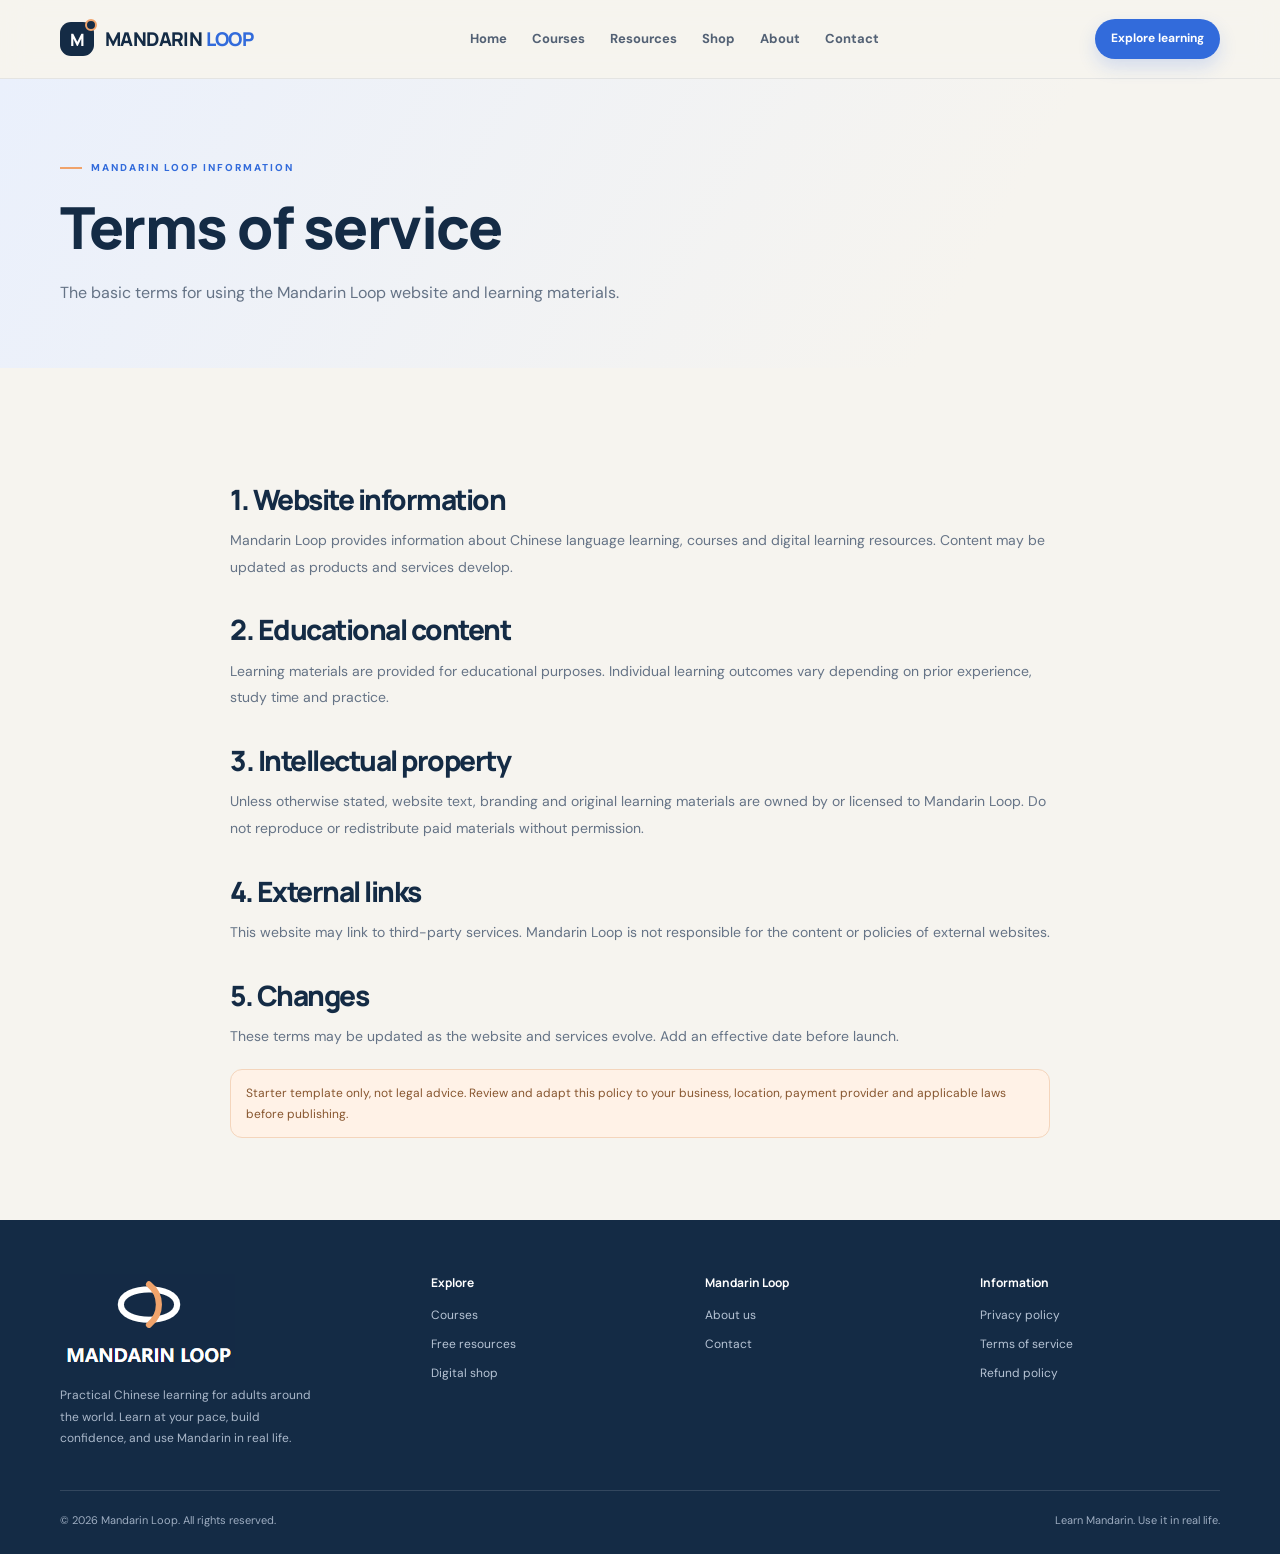
<file: terms.html>
<!doctype html><html lang="en"><head><meta charset="utf-8"><meta name="viewport" content="width=device-width,initial-scale=1"><meta name="description" content="Practical Chinese learning for adults around the world. Explore Mandarin Loop courses, resources and self-paced learning products."><title>Terms of service | Mandarin Loop</title><link rel="preconnect" href="https://fonts.googleapis.com"><link rel="preconnect" href="https://fonts.gstatic.com" crossorigin><link rel="stylesheet" href="assets/site.css"></head><body><header class="site-header"><div class="container nav-wrap"><a class="logo" href="index.html"><span class="logo-mark">M</span><span class="logo-word">MANDARIN <span>LOOP</span></span></a><button class="menu-toggle" aria-label="Open navigation" aria-expanded="false">☰</button><nav class="nav-links"><a href="index.html">Home</a><a href="courses.html">Courses</a><a href="resources.html">Resources</a><a href="shop.html">Shop</a><a href="about.html">About</a><a href="contact.html">Contact</a></nav><div class="nav-actions"><a class="btn small" href="courses.html">Explore learning</a></div></div></header><main><section class="page-hero"><div class="container"><div class="eyebrow">Mandarin Loop information</div><h1>Terms of service</h1><p>The basic terms for using the Mandarin Loop website and learning materials.</p></div></section><section class="section"><div class="container narrow"><h2>1. Website information</h2><p>Mandarin Loop provides information about Chinese language learning, courses and digital learning resources. Content may be updated as products and services develop.</p><h2>2. Educational content</h2><p>Learning materials are provided for educational purposes. Individual learning outcomes vary depending on prior experience, study time and practice.</p><h2>3. Intellectual property</h2><p>Unless otherwise stated, website text, branding and original learning materials are owned by or licensed to Mandarin Loop. Do not reproduce or redistribute paid materials without permission.</p><h2>4. External links</h2><p>This website may link to third-party services. Mandarin Loop is not responsible for the content or policies of external websites.</p><h2>5. Changes</h2><p>These terms may be updated as the website and services evolve. Add an effective date before launch.</p><div class="notice">Starter template only, not legal advice. Review and adapt this policy to your business, location, payment provider and applicable laws before publishing.</div></div></section></main><footer class="site-footer"><div class="container"><div class="footer-grid"><div><a class="logo" style="color:white" href="index.html"><img class="brand-logo" src="assets/mandarin-loop-logo.png" alt="Mandarin Loop"></a><p class="footer-note">Practical Chinese learning for adults around the world. Learn at your pace, build confidence, and use Mandarin in real life.</p></div><div class="footer-col"><b>Explore</b><a href="courses.html">Courses</a><a href="resources.html">Free resources</a><a href="shop.html">Digital shop</a></div><div class="footer-col"><b>Mandarin Loop</b><a href="about.html">About us</a><a href="contact.html">Contact</a></div><div class="footer-col"><b>Information</b><a href="privacy.html">Privacy policy</a><a href="terms.html">Terms of service</a><a href="refunds.html">Refund policy</a></div></div><div class="footer-bottom"><span>© <span data-year>2026</span> Mandarin Loop. All rights reserved.</span><span>Learn Mandarin. Use it in real life.</span></div></div></footer><script src="assets/site.js"></script></body></html>
</file>
<file: assets/site.css>
@import url('https://fonts.googleapis.com/css2?family=DM+Sans:wght@400;500;600;700&family=Manrope:wght@400;500;600;700;800&display=swap');
:root{--navy:#142B45;--blue:#326BDB;--cream:#F6F4EF;--ink:#182638;--muted:#657386;--line:#E4E8EF;--pale:#EAF0FC;--orange:#F0A36B;--mint:#DDEBE6;--white:#fff;--max:1160px}
*{box-sizing:border-box}html{scroll-behavior:smooth}body{margin:0;background:var(--cream);color:var(--ink);font:16px/1.65 'DM Sans',sans-serif}a{color:inherit;text-decoration:none}.container{width:min(var(--max),calc(100% - 44px));margin:auto}
.site-header{position:sticky;top:0;z-index:20;background:rgba(246,244,239,.94);backdrop-filter:blur(14px);border-bottom:1px solid rgba(20,43,69,.08)}.nav-wrap{height:78px;display:flex;align-items:center;justify-content:space-between;gap:24px}
.logo{display:flex;align-items:center;gap:10px;font:800 18px Manrope;color:var(--navy);letter-spacing:-.5px}.logo-word span{color:var(--blue)}.logo-mark{width:35px;height:35px;border-radius:11px;background:var(--blue);display:grid;place-items:center;color:white;font:800 18px Manrope;position:relative}.logo-mark:after{content:'';position:absolute;width:9px;height:9px;border:2px solid white;border-radius:50%;right:-3px;top:-3px;background:var(--orange)}
.nav-links{display:flex;gap:25px;font-size:13px;font-weight:700;color:#536174}.nav-links a:hover{color:var(--blue)}.nav-actions{display:flex}.menu-toggle{display:none;border:0;background:none;font-size:25px;color:var(--navy)}
.btn{display:inline-flex;align-items:center;justify-content:center;gap:8px;padding:13px 21px;border-radius:999px;background:var(--blue);color:white;font-size:13px;font-weight:700;box-shadow:0 8px 18px #326bdb2e;transition:.2s}.btn:hover{background:#2455b8;transform:translateY(-2px)}.btn.secondary{background:white;color:var(--navy);border:1px solid var(--line);box-shadow:none}.btn.small{padding:10px 16px;font-size:12px}
.eyebrow{display:inline-flex;align-items:center;gap:9px;color:var(--blue);font-size:10px;font-weight:800;letter-spacing:2px;text-transform:uppercase}.eyebrow:before{content:'';width:22px;height:2px;background:var(--orange)}
h1,h2,h3{font-family:Manrope,sans-serif;color:var(--navy);letter-spacing:-1.5px;line-height:1.12;margin:0}h1{font-size:clamp(42px,6vw,70px);font-weight:800}h2{font-size:clamp(32px,4vw,48px);font-weight:800}h3{font-size:22px;font-weight:750;letter-spacing:-.7px}p{margin:0;color:var(--muted)}
.hero{padding:78px 0 88px;display:grid;grid-template-columns:1.05fr .95fr;gap:55px;align-items:center}.hero h1{margin-top:20px}.accent{color:var(--blue);position:relative}.lead{font-size:18px;line-height:1.8;max-width:570px;margin-top:22px}.hero-actions{display:flex;flex-wrap:wrap;gap:12px;margin-top:30px}.micro-proof{display:flex;align-items:center;gap:12px;margin-top:28px;font-size:12px;color:var(--muted)}
.hero-art{min-height:455px;position:relative;border-radius:30px;background:linear-gradient(145deg,#dde8f7,#c9d8f4 55%,#e9eafe);overflow:hidden;box-shadow:0 18px 50px #142b4517}.hero-art:before{content:'';position:absolute;width:340px;height:340px;border-radius:50%;background:#ffffff88;top:-110px;right:-60px}.orbit{position:absolute;width:310px;height:310px;border:1px solid #142b4533;border-radius:50%;top:72px;left:50%;transform:translateX(-50%)}.orbit:before,.orbit:after{content:'';position:absolute;border-radius:50%;background:var(--orange);width:13px;height:13px;top:36px;left:38px}.orbit:after{background:var(--blue);width:9px;height:9px;top:auto;left:auto;bottom:35px;right:18px}.art-card{position:absolute;z-index:2;background:white;border-radius:18px;padding:21px;box-shadow:0 16px 35px #142b4520}.art-main{width:260px;top:105px;left:50%;transform:translateX(-50%) rotate(-3deg)}.hanzi{font:800 78px/1.1 Manrope;color:var(--blue);text-align:center;margin:8px 0}.pinyin{text-align:center;color:#75839a;font-size:12px;letter-spacing:2px}.translation{text-align:center;color:var(--navy);font-weight:700;margin-top:8px}.art-small{font-size:11px;left:7%;bottom:60px;transform:rotate(-7deg)}.art-small b{display:block;font-size:19px;color:var(--navy)}.art-small2{right:6%;top:60px;transform:rotate(7deg);font-size:11px}.art-small2 b{display:block;color:var(--navy);font-size:15px}
.section{padding:82px 0}.section.white{background:white}.section-head{display:flex;justify-content:space-between;align-items:end;gap:30px;margin-bottom:36px}.section-head p{max-width:430px;font-size:14px;line-height:1.8}
.cards{display:grid;grid-template-columns:repeat(3,1fr);gap:18px}.card{background:white;border:1px solid var(--line);border-radius:22px;padding:27px;min-height:255px;display:flex;flex-direction:column;transition:.2s}.card:hover{transform:translateY(-5px);box-shadow:0 18px 50px #142b4517}.card-icon{width:46px;height:46px;border-radius:14px;background:var(--pale);display:grid;place-items:center;color:var(--blue);font-size:21px;margin-bottom:24px}.card:nth-child(2) .card-icon{background:#fcebdd;color:#c77b43}.card:nth-child(3) .card-icon{background:var(--mint);color:#39715e}.card p{font-size:13px;line-height:1.8;margin:12px 0 24px}.card-link{margin-top:auto;color:var(--blue);font-size:12px;font-weight:800}
.split{display:grid;grid-template-columns:1fr 1fr;gap:54px;align-items:center}.feature-art{min-height:360px;border-radius:28px;background:var(--navy);position:relative;overflow:hidden;display:grid;place-items:center}.feature-art:before{content:'';position:absolute;width:300px;height:300px;border:1px solid #ffffff30;border-radius:50%}.book{position:relative;z-index:2;width:220px;height:280px;border-radius:8px 18px 18px 8px;background:linear-gradient(145deg,#f0a36b,#f7c79f);box-shadow:16px 18px 0 #0002;padding:26px;color:var(--navy);transform:rotate(-7deg)}.book small{font-size:9px;letter-spacing:2px;font-weight:800}.book strong{display:block;font:800 29px/1.1 Manrope;margin-top:45px}.book em{display:block;font:800 52px Manrope;font-style:normal;margin-top:14px}.book footer{position:absolute;bottom:20px;font-size:9px;letter-spacing:1px;font-weight:800}
.copy p{margin-top:18px;line-height:1.9;font-size:14px}.checks{list-style:none;padding:0;margin:24px 0;display:grid;gap:12px}.checks li{display:flex;gap:10px;color:#536174;font-size:13px}.checks li:before{content:'✓';width:20px;height:20px;border-radius:50%;background:#e1f0e8;color:#2d7957;display:grid;place-items:center;font-weight:800;flex:none}
.steps{display:grid;grid-template-columns:repeat(3,1fr);gap:28px}.step{border-top:2px solid var(--line);padding-top:20px}.step small{font:800 12px Manrope;color:var(--blue);letter-spacing:1px}.step h3{margin:12px 0 9px}.step p{font-size:13px;line-height:1.8}
.cta{background:var(--blue);color:white;border-radius:28px;padding:48px 52px;display:flex;justify-content:space-between;align-items:center;gap:28px}.cta h2{color:white;font-size:clamp(28px,4vw,40px)}.cta p{color:#d9e4f8;margin-top:12px;font-size:14px}.cta .btn{background:white;color:var(--blue);box-shadow:none;white-space:nowrap}
.site-footer{background:var(--navy);color:white;padding:54px 0 25px}.footer-grid{display:grid;grid-template-columns:1.4fr 1fr 1fr 1fr;gap:35px;padding-bottom:40px}.footer-note{color:#aab8ca;font-size:12px;max-width:260px;margin-top:17px;line-height:1.8}.footer-col b{font:700 12px Manrope;display:block;margin-bottom:15px}.footer-col a{display:block;color:#b7c4d5;font-size:12px;margin:9px 0}.footer-col a:hover{color:white}.footer-bottom{border-top:1px solid #ffffff22;padding-top:20px;display:flex;justify-content:space-between;gap:20px;color:#9eadc1;font-size:11px}
.page-hero{padding:72px 0 60px;background:linear-gradient(120deg,#eaf0fc,#f6f4ef 75%)}.page-hero h1{font-size:clamp(40px,5vw,58px);margin-top:18px}.page-hero p{font-size:16px;max-width:650px;margin-top:18px;line-height:1.85}
.course-list{display:grid;gap:16px}.course-row{display:grid;grid-template-columns:60px 1fr auto;gap:22px;align-items:center;background:white;border:1px solid var(--line);padding:24px;border-radius:18px}.num{width:52px;height:52px;border-radius:16px;background:var(--pale);display:grid;place-items:center;color:var(--blue);font:800 14px Manrope}.course-row p{font-size:13px;margin-top:7px}.tags{display:flex;gap:8px;flex-wrap:wrap;margin-top:12px}.tag{font-size:10px;font-weight:700;color:#52647a;background:#f0f3f8;padding:6px 9px;border-radius:30px}
.products{display:grid;grid-template-columns:repeat(3,1fr);gap:18px}.product{background:white;border:1px solid var(--line);border-radius:20px;overflow:hidden}.product-art{height:190px;display:grid;place-items:center;background:linear-gradient(145deg,#dce8f9,#bfcff0);font:800 42px Manrope;color:var(--navy)}.product:nth-child(2) .product-art{background:linear-gradient(145deg,#f9e4d3,#f3be95)}.product:nth-child(3) .product-art{background:linear-gradient(145deg,#ddebe6,#b7d3c7)}.product-body{padding:22px}.meta{font-size:10px;color:var(--blue);font-weight:800;letter-spacing:1px;text-transform:uppercase}.product-body p{font-size:13px;margin:9px 0 18px}
.resources{display:grid;grid-template-columns:repeat(2,1fr);gap:16px}.resource{padding:24px;border-radius:18px;background:white;border:1px solid var(--line);display:flex;gap:17px}.resource-icon{width:42px;height:42px;border-radius:13px;background:var(--pale);display:grid;place-items:center;flex:none;color:var(--blue)}.resource p{font-size:13px;margin-top:7px}
.notice{background:#fff2e7;border:1px solid #f4d5bc;color:#87562f;padding:13px 15px;border-radius:12px;font-size:12px;line-height:1.7;margin-top:20px}.narrow{max-width:820px}.narrow h2{font-size:28px;margin:34px 0 12px}.narrow p,.narrow li{font-size:14px;line-height:1.9;color:var(--muted)}
.contact-grid{display:grid;grid-template-columns:.9fr 1.1fr;gap:40px}.contact-card{background:white;border:1px solid var(--line);padding:28px;border-radius:20px}.contact-card label{display:block;font-size:12px;font-weight:700;color:var(--navy);margin:15px 0 7px}.contact-card input,.contact-card textarea{width:100%;border:1px solid var(--line);border-radius:10px;padding:13px;font:14px 'DM Sans';background:#fbfcfe}.contact-card textarea{min-height:130px;resize:vertical}
@media(max-width:900px){.nav-links{gap:14px}.hero{gap:28px}.footer-grid{grid-template-columns:repeat(2,1fr)}}
@media(max-width:700px){.container{width:calc(100% - 32px)}.nav-wrap{height:68px}.menu-toggle{display:block}.nav-actions{display:none}.nav-links{display:none;position:absolute;top:68px;left:0;right:0;background:var(--cream);padding:18px 24px 24px;flex-direction:column;align-items:flex-start;border-bottom:1px solid var(--line)}.nav-links.open{display:flex}.hero{grid-template-columns:1fr;padding:55px 0 65px;gap:36px}.hero-art{min-height:370px}.art-main{width:220px}.hanzi{font-size:65px}.section{padding:62px 0}.section-head{display:block}.section-head p{margin-top:15px}.cards,.steps,.split,.products,.resources,.contact-grid{grid-template-columns:1fr}.feature-art{min-height:310px}.cta{padding:34px 26px;display:block}.cta .btn{margin-top:22px}.course-row{grid-template-columns:52px 1fr;gap:14px}.course-row .btn{grid-column:2;justify-self:start}.footer-grid{grid-template-columns:1fr 1fr;gap:28px}.footer-bottom{display:block}.footer-bottom span{display:block;margin-top:8px}.page-hero{padding:55px 0 42px}}

/* Private lessons and Payhip integration sections */
.private-lesson-panel{display:grid;grid-template-columns:1.1fr .9fr;gap:38px;align-items:center;background:#fff;border:1px solid var(--line);border-radius:26px;padding:38px;box-shadow:0 16px 45px #142b4510}
.private-lesson-copy h2{font-size:clamp(29px,4vw,42px);margin:14px 0 14px}.private-lesson-copy>p{font-size:14px;line-height:1.9}.private-lesson-copy .checks{margin:20px 0 24px}.small-note{font-size:11px!important;margin-top:12px;color:#8a96a6!important}
.private-lesson-visual{min-height:300px;border-radius:22px;background:linear-gradient(145deg,#142b45,#244b73);position:relative;display:grid;place-items:center;overflow:hidden}.private-lesson-visual:before,.private-lesson-visual:after{content:'';position:absolute;border:1px solid #ffffff35;border-radius:50%;width:250px;height:250px}.private-lesson-visual:after{width:190px;height:190px;border-color:#f0a36b88}.lesson-orbit{width:150px;height:150px;border-radius:50%;background:#f6f4ef;display:grid;place-items:center;box-shadow:0 15px 45px #0003;z-index:1}.lesson-orbit span{font:800 48px Manrope;color:var(--blue)}.lesson-note{position:absolute;right:12%;bottom:12%;z-index:2;background:#f0a36b;color:var(--navy);padding:14px 18px;border-radius:14px;transform:rotate(-6deg);box-shadow:0 10px 25px #0002}.lesson-note b{font:800 24px Manrope;display:block}.lesson-note small{font-size:8px;letter-spacing:1px;font-weight:800}.private-shop-callout{margin-top:34px;padding:30px 34px;border-radius:22px;background:var(--navy);color:white;display:flex;justify-content:space-between;align-items:center;gap:24px}.private-shop-callout h2{font-size:clamp(24px,3vw,34px);color:white;margin:8px 0}.private-shop-callout p{font-size:13px;color:#c7d4e4;max-width:540px}.private-shop-callout .eyebrow{color:#f0a36b}.private-shop-callout .btn{background:white;color:var(--navy);white-space:nowrap}
@media(max-width:700px){.private-lesson-panel{grid-template-columns:1fr;padding:24px}.private-lesson-visual{min-height:250px}.private-shop-callout{display:block;padding:26px}.private-shop-callout .btn{display:inline-flex;margin-top:20px}}



/* Original Mandarin Loop M logo restored from the first website version */
.logo{display:flex;align-items:center;gap:11px;padding:0;background:transparent;border-radius:0;font:800 19px/1 Manrope,sans-serif;letter-spacing:-.6px;color:var(--navy);white-space:nowrap}
.logo-mark{width:34px;height:34px;display:grid;place-items:center;border-radius:11px;background:var(--navy);color:#fff;font:800 17px Manrope,sans-serif;position:relative}
.logo-mark:after{content:'';position:absolute;width:8px;height:8px;border:2px solid var(--orange);border-radius:50%;right:-3px;top:-3px;background:var(--navy)}
.logo-word span{color:var(--blue)}
</file>
